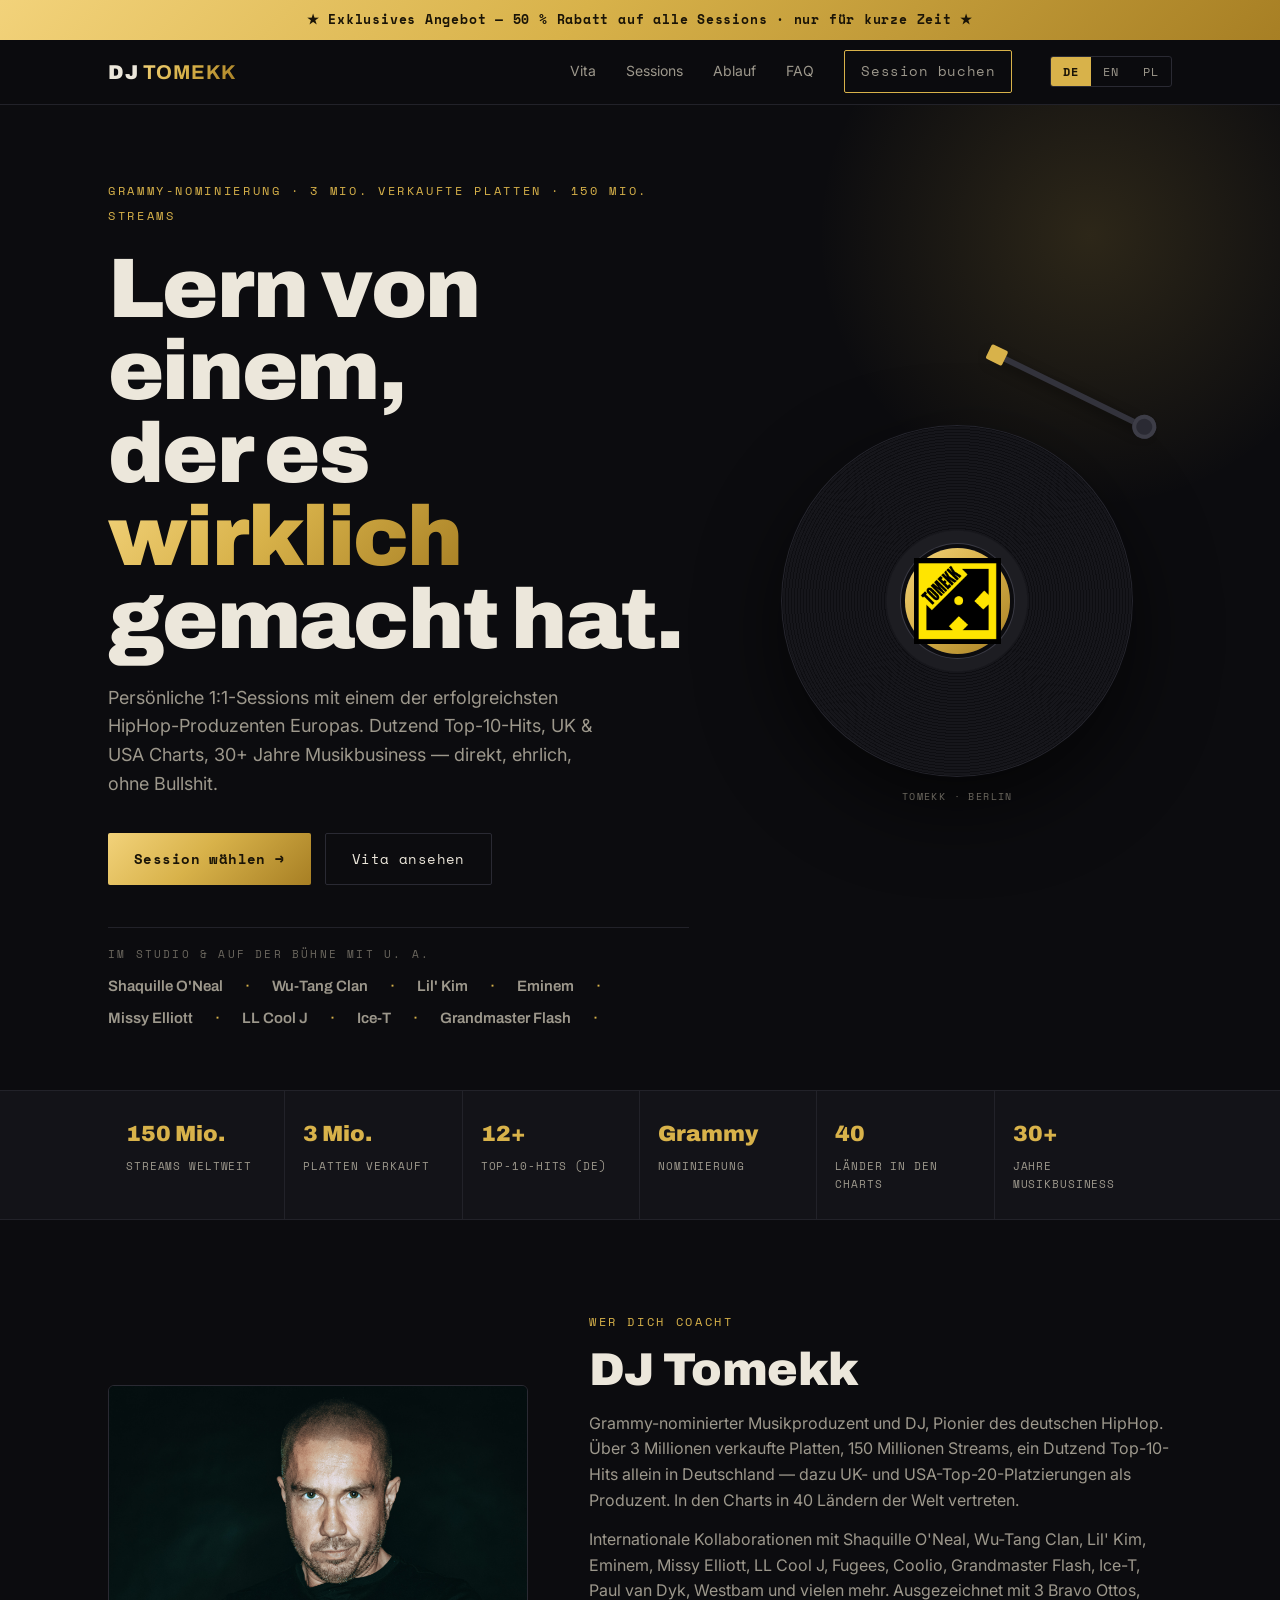
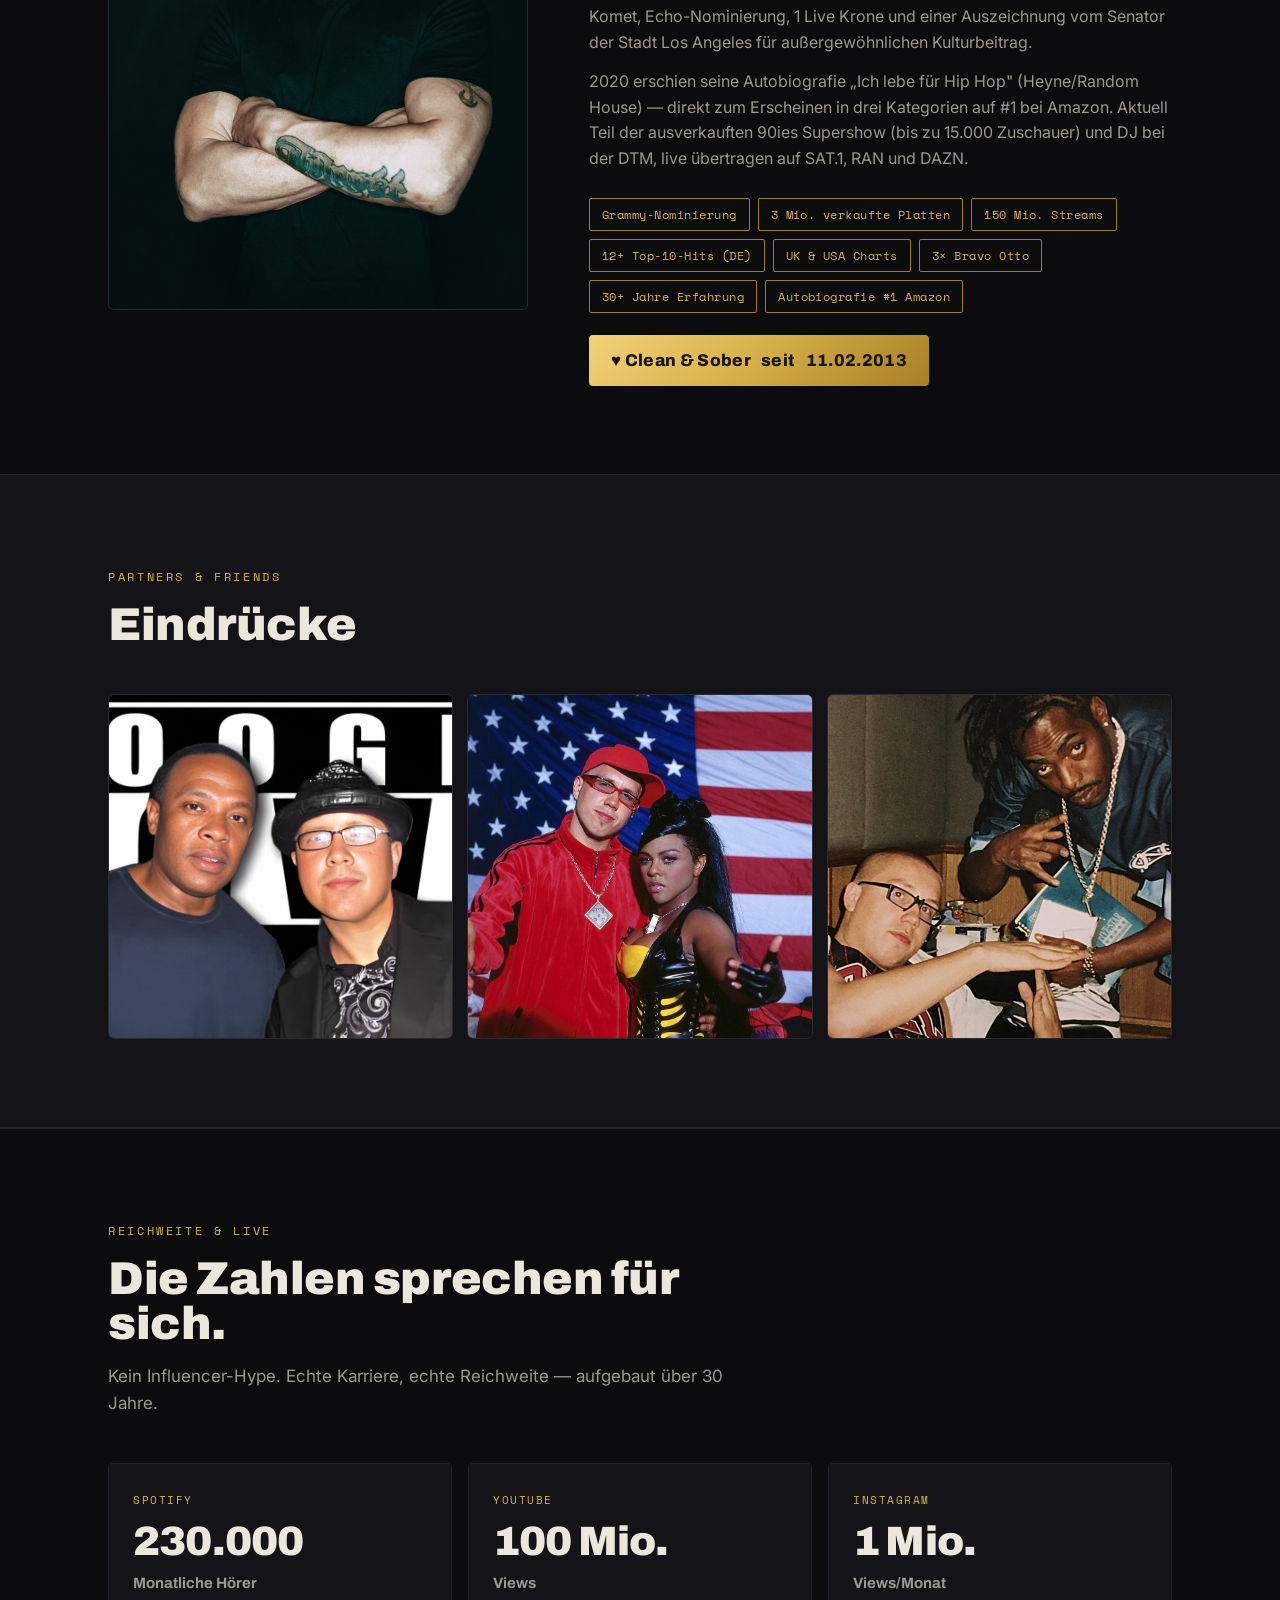
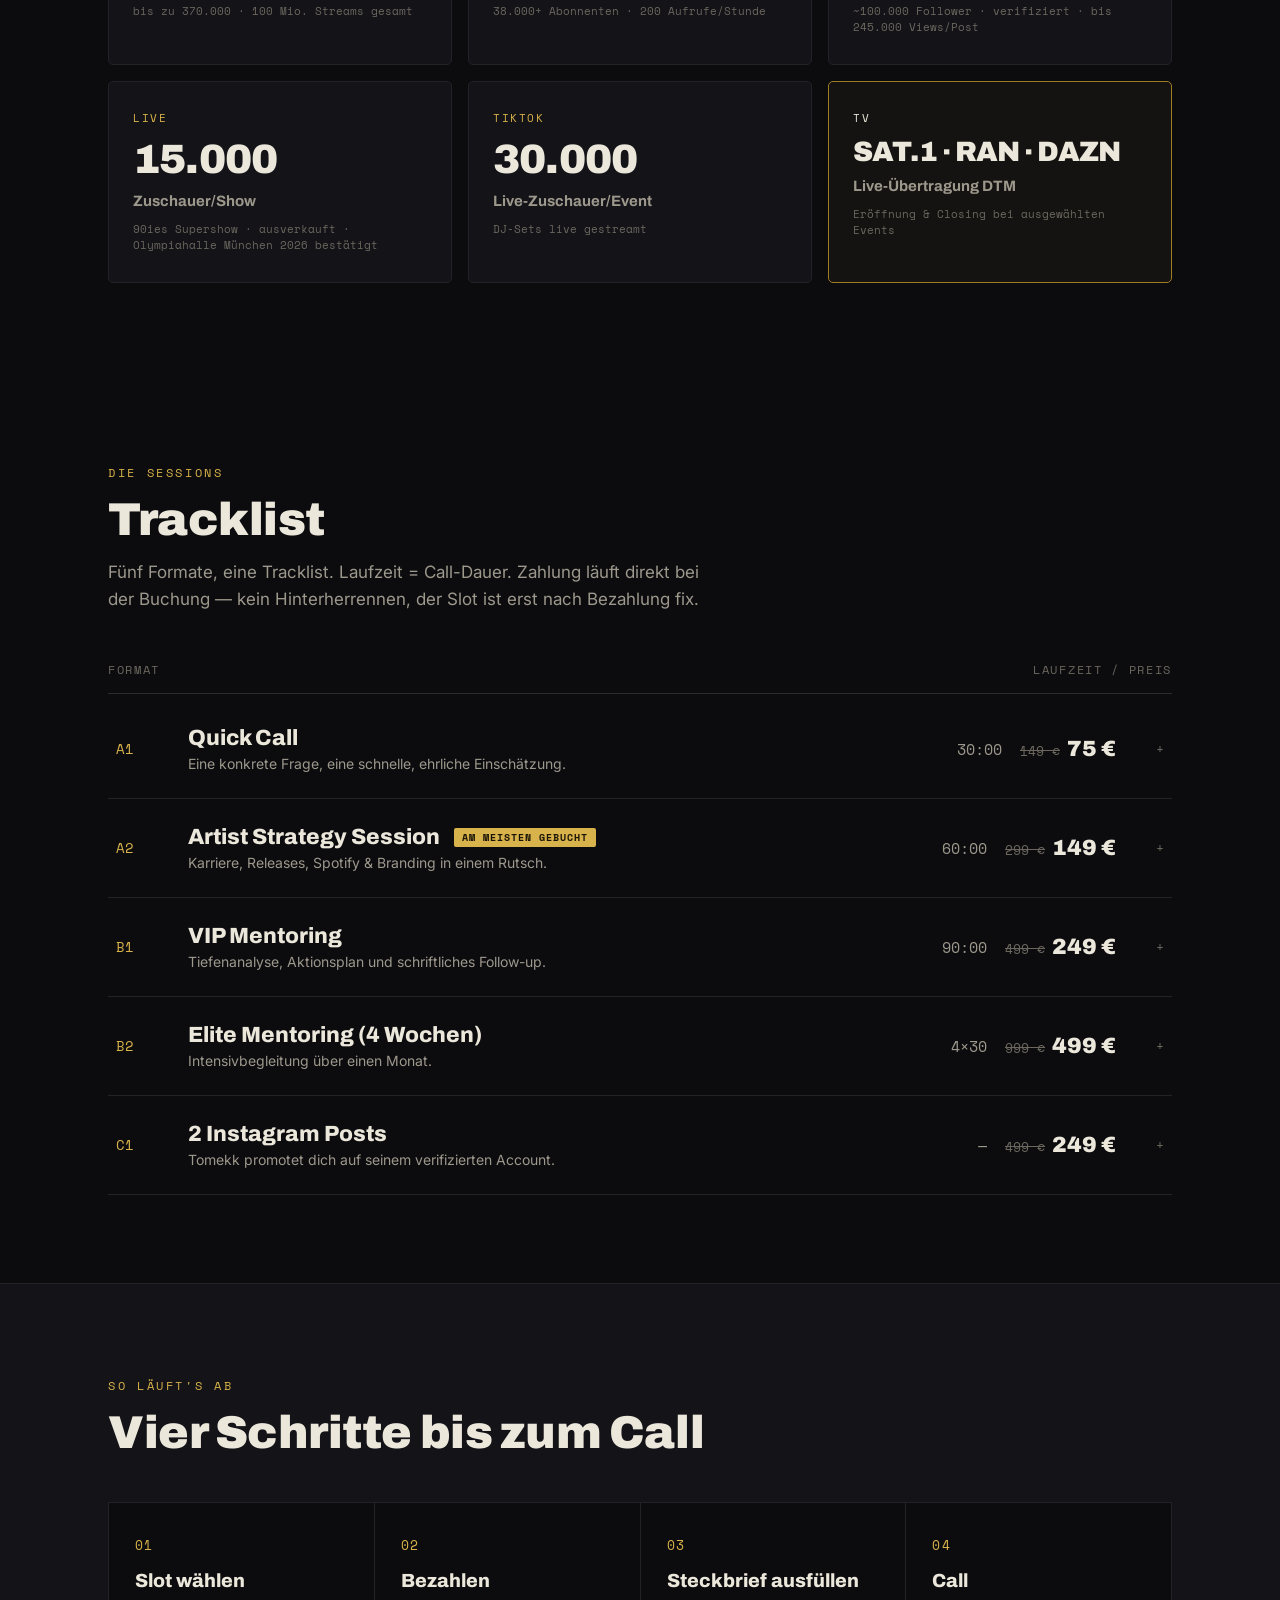
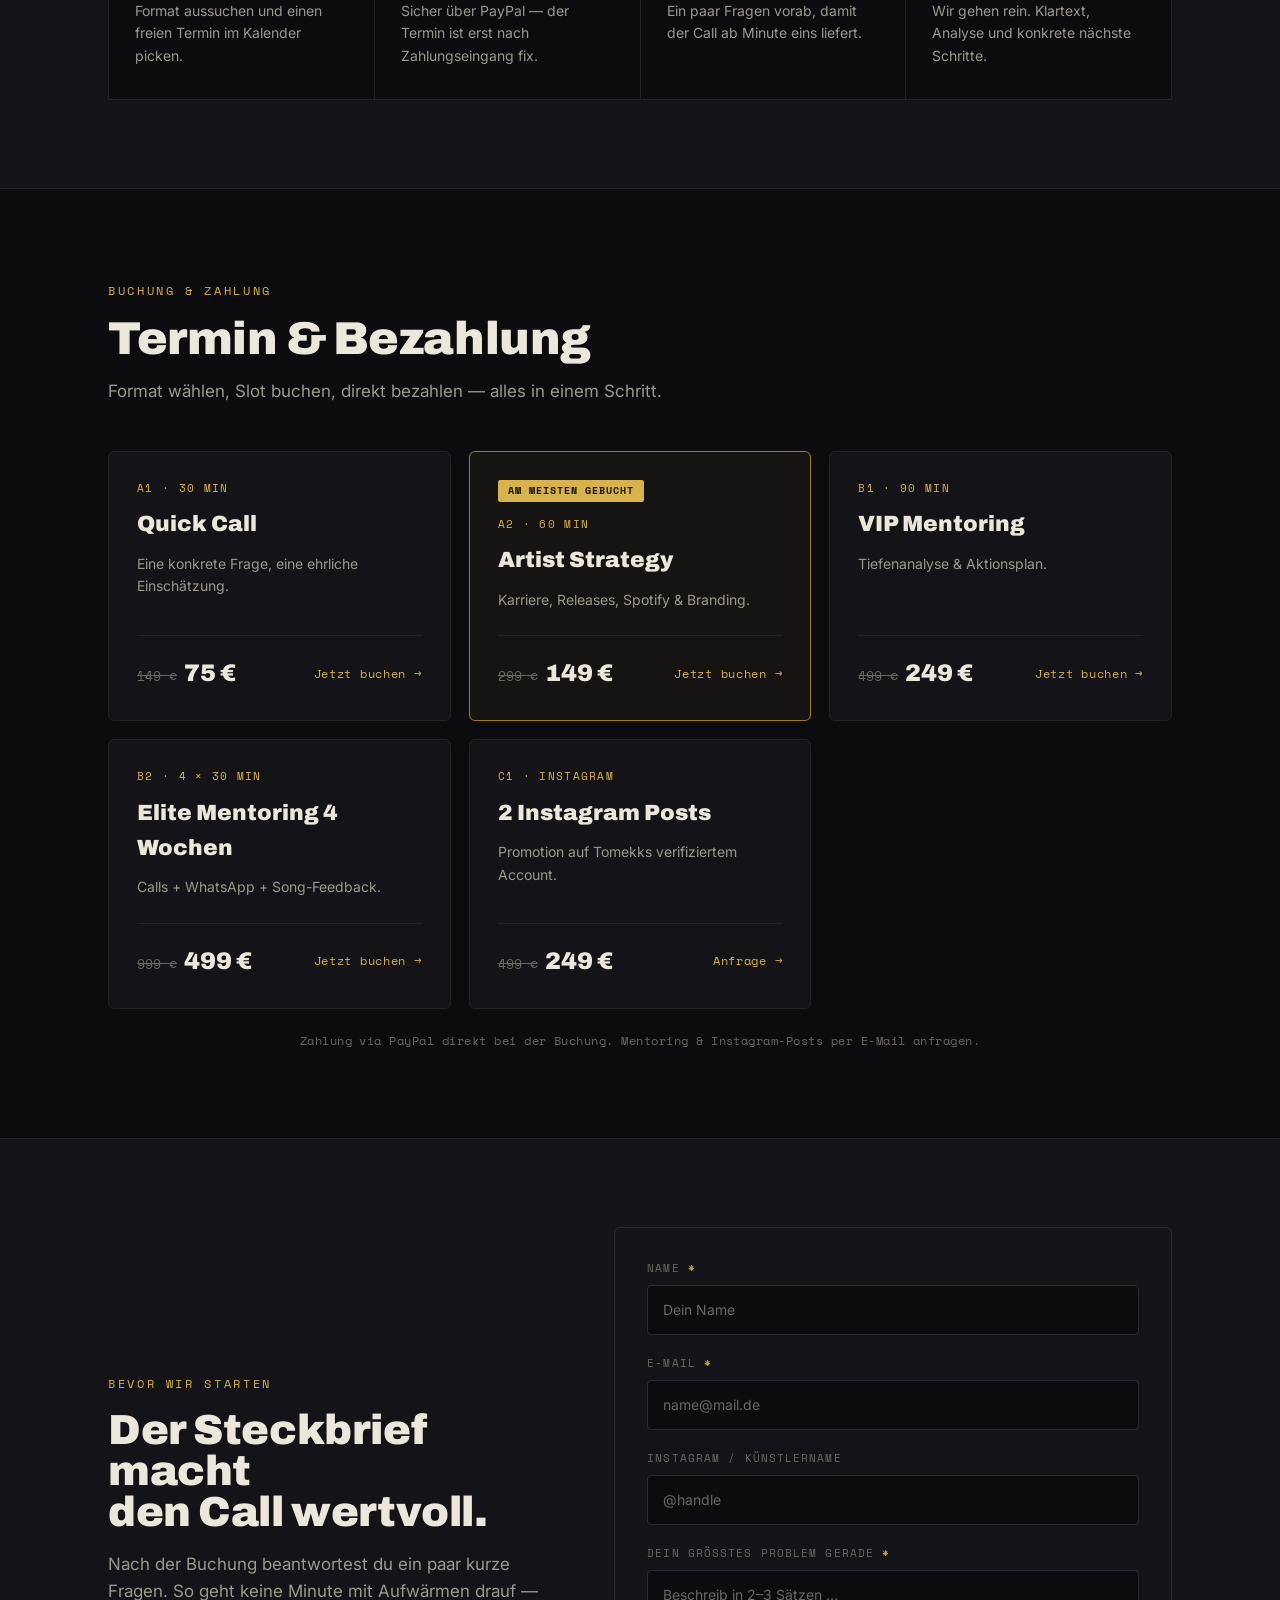
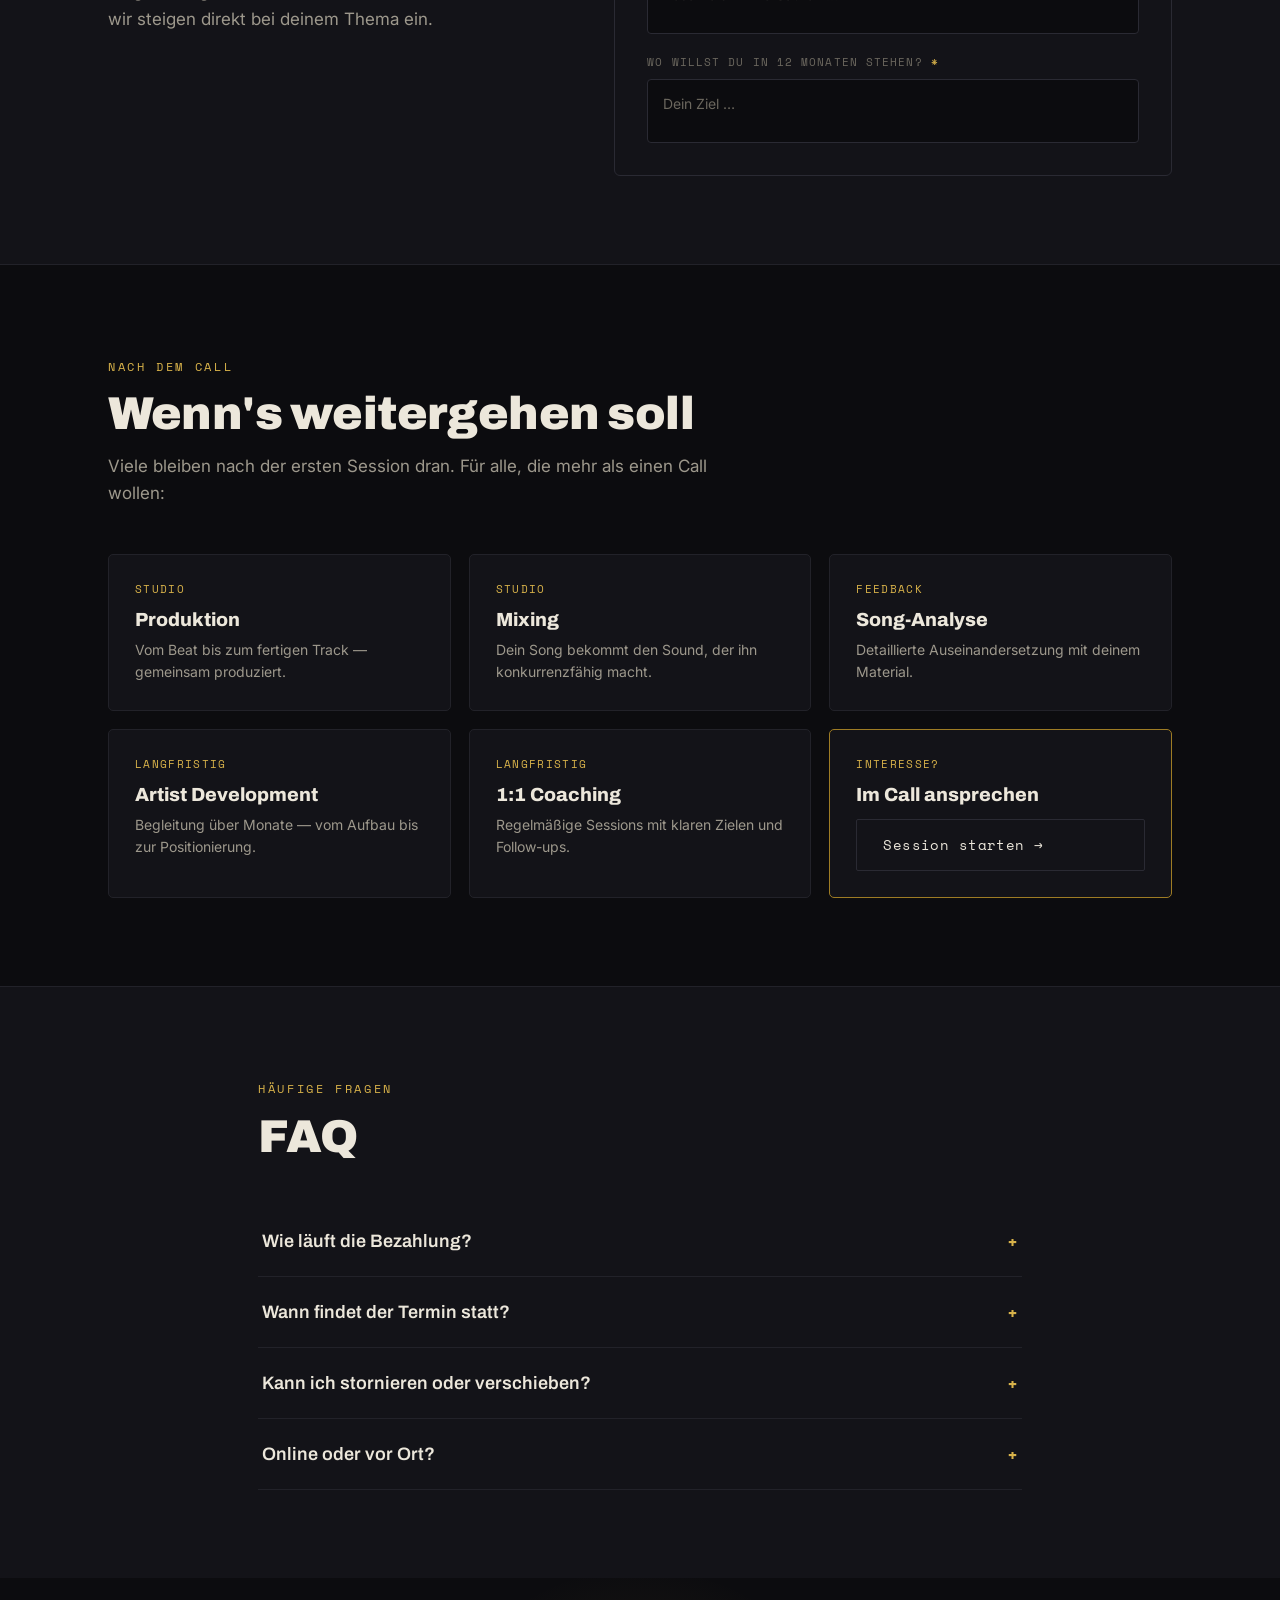
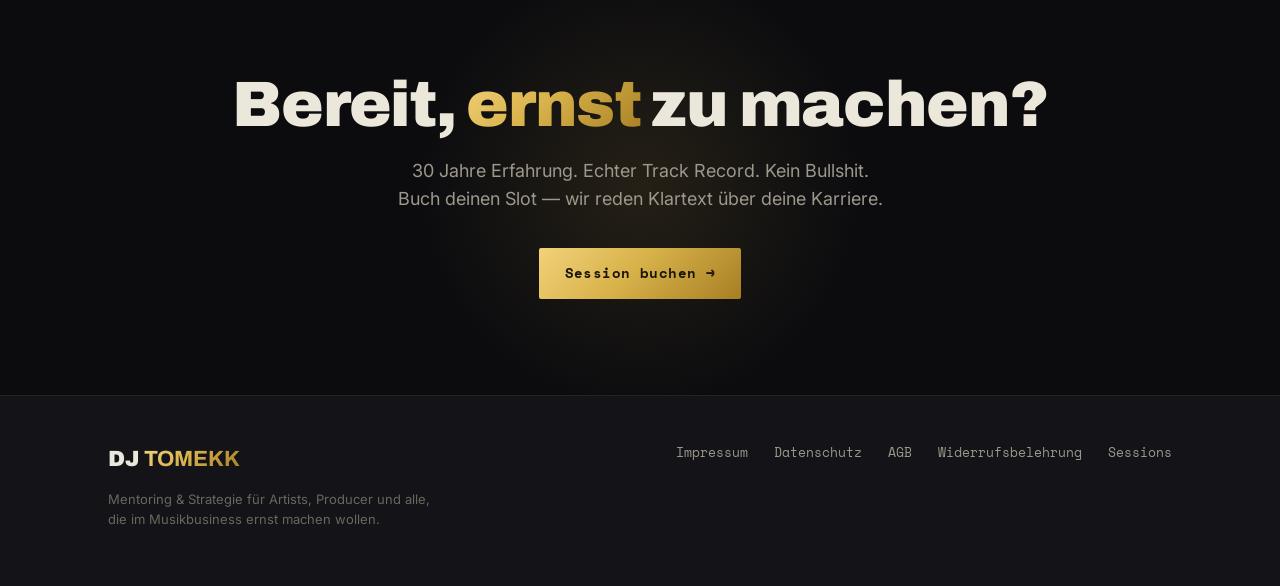
<file: index.html>
<!DOCTYPE html>
<html lang="de">
<head>
<meta charset="UTF-8">
<meta name="viewport" content="width=device-width, initial-scale=1.0">
<title>DJ Tomekk — Sessions & Mentoring</title>
<link rel="preconnect" href="https://fonts.googleapis.com">
<link rel="preconnect" href="https://fonts.gstatic.com" crossorigin>
<link href="https://fonts.googleapis.com/css2?family=Archivo:wght@400;500;600;800;900&family=Inter:wght@400;500;600&family=Space+Mono:wght@400;700&display=swap" rel="stylesheet">
<style>
  :root{--ink:#0C0C0F;--ink-2:#131318;--ink-3:#1B1B22;--line:#2A2A33;--line-soft:#222229;--paper:#ECE7DB;--paper-dim:#9D988C;--paper-faint:#6B675E;--gold:#D8B24A;--gold-bright:#F2D27A;--gold-deep:#9E7C24;--gold-grad:linear-gradient(135deg,#F2D27A 0%,#D8B24A 45%,#A77F24 100%);--maxw:1120px;}
  *{box-sizing:border-box}html{scroll-behavior:smooth}
  body{margin:0;background:var(--ink);color:var(--paper);font-family:"Inter",system-ui,sans-serif;font-size:16px;line-height:1.6;-webkit-font-smoothing:antialiased;overflow-x:hidden;}
  a{color:inherit;text-decoration:none}h1,h2,h3{margin:0;font-family:"Archivo",sans-serif;line-height:0.98}p{margin:0}button{font-family:inherit;cursor:pointer}
  :focus-visible{outline:2px solid var(--gold-bright);outline-offset:3px;border-radius:2px}
  .wrap{max-width:var(--maxw);margin:0 auto;padding:0 28px}
  .mono{font-family:"Space Mono",monospace}
  .eyebrow{font-family:"Space Mono",monospace;font-size:12px;letter-spacing:0.22em;text-transform:uppercase;color:var(--gold);}

  /* LANG */
  .lang-toggle{display:flex;border:1px solid var(--line);border-radius:3px;overflow:hidden;margin-left:8px}
  .lang-btn{font-family:"Space Mono",monospace;font-size:12px;letter-spacing:0.08em;padding:6px 12px;background:transparent;border:none;color:var(--paper-dim);cursor:pointer;transition:all .15s}
  .lang-btn.active{background:var(--gold);color:#1A1407;font-weight:700}
  [data-en],[data-pl]{display:none}
  .en [data-de],.en [data-pl]{display:none}.en [data-en]{display:revert}
  .pl [data-de],.pl [data-en]{display:none}.pl [data-pl]{display:revert}

  /* OFFER BANNER */
  .offer-banner{background:var(--gold-grad);color:#1A1407;text-align:center;padding:10px 18px;font-family:"Space Mono",monospace;font-size:13px;letter-spacing:0.06em;font-weight:700;line-height:1.5;}
  .price-old{font-family:"Space Mono",monospace;font-weight:400;font-size:13px;color:var(--paper-faint);text-decoration:line-through;margin-right:7px;}

  /* NAV */
  .nav{position:sticky;top:0;z-index:50;background:rgba(12,12,15,0.82);backdrop-filter:blur(12px);border-bottom:1px solid var(--line-soft);}
  .nav-inner{display:flex;align-items:center;justify-content:space-between;height:64px}
  .brand{font-family:"Archivo",sans-serif;font-weight:900;font-size:20px;letter-spacing:0.04em}
  .brand b{background:var(--gold-grad);-webkit-background-clip:text;background-clip:text;color:transparent;}
  .nav-links{display:flex;gap:30px;align-items:center}
  .nav-links a{font-size:14px;color:var(--paper-dim);transition:color .2s}.nav-links a:hover{color:var(--paper)}
  .nav-cta{font-family:"Space Mono",monospace;font-size:13px;letter-spacing:0.04em;border:1px solid var(--gold);color:var(--gold);padding:9px 16px;border-radius:2px;background:transparent;transition:all .2s;}
  .nav-cta:hover{background:var(--gold);color:var(--ink)}.nav-toggle{display:none}

  /* HERO */
  .hero{position:relative;padding:72px 0 64px;overflow:hidden}
  .hero::before{content:"";position:absolute;top:-180px;right:-120px;width:620px;height:620px;background:radial-gradient(circle,rgba(216,178,74,0.16),transparent 62%);pointer-events:none;}
  .hero-grid{display:grid;grid-template-columns:1.15fr 0.85fr;gap:54px;align-items:center;position:relative;z-index:2;}
  .hero h1{font-weight:900;font-size:clamp(44px,6.6vw,86px);letter-spacing:-0.02em;margin:20px 0 0;}
  .hero h1 .gold{background:var(--gold-grad);-webkit-background-clip:text;background-clip:text;color:transparent;}
  .hero-sub{margin-top:22px;font-size:18px;color:var(--paper-dim);max-width:46ch;}
  .hero-actions{display:flex;gap:14px;margin-top:34px;flex-wrap:wrap}
  .btn{font-family:"Space Mono",monospace;font-size:14px;letter-spacing:0.03em;padding:14px 26px;border-radius:2px;border:1px solid transparent;transition:all .2s;display:inline-flex;align-items:center;gap:9px;}
  .btn-gold{background:var(--gold-grad);color:#1A1407;font-weight:700;border:none}.btn-gold:hover{filter:brightness(1.08);transform:translateY(-2px)}
  .btn-ghost{border:1px solid var(--line);color:var(--paper)}.btn-ghost:hover{border-color:var(--gold);color:var(--gold)}
  .credits-ticker{margin-top:42px;border-top:1px solid var(--line-soft);padding-top:18px;}
  .credits-ticker .label{font-family:"Space Mono",monospace;font-size:11px;letter-spacing:0.2em;text-transform:uppercase;color:var(--paper-faint);margin-bottom:10px;}
  .credits-ticker .names{display:flex;flex-wrap:wrap;gap:8px 22px;font-family:"Archivo",sans-serif;font-weight:600;font-size:15px;color:var(--paper-dim);max-height:52px;overflow:hidden;}
  .credits-ticker .names span{display:inline-flex;align-items:center;gap:22px}
  .credits-ticker .names span::after{content:"·";color:var(--gold);}.credits-ticker .names span:last-child::after{content:""}

  /* VINYL */
  .deck{position:relative;display:flex;justify-content:center;align-items:center;min-height:420px}
  .platter{width:min(380px,82%);aspect-ratio:1;border-radius:50%;background:radial-gradient(circle at 50% 50%, #1d1d22 0 28%, transparent 28.5%),repeating-radial-gradient(circle at 50% 50%, #0e0e12 0 1px, #16161b 1px 3px),#111116;box-shadow:0 30px 80px rgba(0,0,0,0.6), inset 0 0 0 1px #26262e;position:relative;animation:spin 7s linear infinite;}
  @keyframes spin{to{transform:rotate(360deg)}}
  .platter .center-label{position:absolute;inset:0;margin:auto;width:30%;height:30%;border-radius:50%;background:var(--gold-grad);display:flex;align-items:center;justify-content:center;color:#1A1407;box-shadow:0 0 0 4px #0c0c0f, 0 0 0 5px #3a3a44;}
  .vinyl-logo-wrap{position:absolute;inset:0;margin:auto;width:30%;height:30%;border-radius:50%;display:flex;align-items:center;justify-content:center;pointer-events:none;z-index:2;}
  .vinyl-logo{width:82%;height:auto;display:block;object-fit:contain;}
  .center-label .spindle{position:absolute;width:7px;height:7px;border-radius:50%;background:#1A1407}
  .photo-tag{position:absolute;bottom:6px;left:50%;transform:translateX(-50%);font-family:"Space Mono",monospace;font-size:10px;letter-spacing:0.14em;color:var(--paper-faint);text-transform:uppercase;white-space:nowrap;}
  .tonearm{position:absolute;top:8%;right:6%;width:40%;height:6px;background:#33333c;transform-origin:right center;transform:rotate(26deg);border-radius:3px;z-index:3;box-shadow:0 4px 12px rgba(0,0,0,.5);}
  .tonearm::before{content:"";position:absolute;left:-4px;top:-5px;width:18px;height:16px;background:var(--gold);border-radius:2px}
  .tonearm::after{content:"";position:absolute;right:-9px;top:-9px;width:24px;height:24px;border-radius:50%;background:#2a2a33;box-shadow:inset 0 0 0 4px #3d3d47}

  /* STATS */
  .stats{border-top:1px solid var(--line-soft);border-bottom:1px solid var(--line-soft);background:var(--ink-2)}
  .stats-inner{display:grid;grid-template-columns:repeat(6,1fr)}
  .stat{padding:26px 18px;border-right:1px solid var(--line-soft)}.stat:last-child{border-right:none}
  .stat .k{font-family:"Archivo",sans-serif;font-weight:900;font-size:22px;color:var(--gold)}
  .stat .v{font-family:"Space Mono",monospace;font-size:11px;letter-spacing:0.08em;color:var(--paper-dim);margin-top:6px;text-transform:uppercase}

  /* SECTIONS */
  .sec{padding:88px 0}.sec-head{margin-bottom:46px;max-width:620px}
  .sec-head h2{font-weight:900;font-size:clamp(30px,4vw,46px);letter-spacing:-0.01em;margin-top:14px}
  .sec-head p{color:var(--paper-dim);margin-top:16px;font-size:17px}

  /* VITA */
  .vita-grid{display:grid;grid-template-columns:0.85fr 1.15fr;gap:50px;align-items:center}
  .vita-portrait{aspect-ratio:4/5;max-width:420px;width:100%}
  .vita-body h2{font-weight:900;font-size:clamp(30px,4vw,46px);letter-spacing:-0.01em;margin-top:14px}
  .vita-body p{color:var(--paper-dim);margin-top:18px;font-size:16px}.vita-body p + p{margin-top:14px}
  .vita-tags{display:flex;flex-wrap:wrap;gap:8px;margin-top:26px}
  .vita-tag{font-family:"Space Mono",monospace;font-size:12px;letter-spacing:0.04em;color:var(--gold);border:1px solid var(--gold-deep);border-radius:2px;padding:6px 12px}
  .vita-sober{margin-top:22px;display:inline-flex;align-items:center;gap:10px;font-family:"Archivo",sans-serif;font-weight:800;font-size:17px;color:#1A1407;background:linear-gradient(135deg,#F2D27A 0%,#D8B24A 45%,#A77F24 100%);padding:12px 22px;border-radius:4px;letter-spacing:0.02em;}

  /* GALLERY */
  .gallery-grid{display:grid;grid-template-columns:repeat(3,1fr);gap:14px}
  .gallery-grid .photo-slot{aspect-ratio:1}
  .photo-slot{position:relative;border-radius:6px;overflow:hidden;background:var(--ink-3);border:1px solid var(--line)}
  .photo-slot img{display:block;width:100%;height:100%;object-fit:cover}
  .photo-slot.is-empty img{display:none}.photo-ph{display:none}
  .photo-slot.is-empty .photo-ph{display:flex;flex-direction:column;align-items:center;justify-content:center;gap:8px;position:absolute;inset:0;padding:18px;text-align:center;color:var(--paper-faint);font-family:"Space Mono",monospace;font-size:12px;letter-spacing:0.05em;line-height:1.5;background:repeating-linear-gradient(45deg,var(--ink-3) 0 12px,var(--ink-2) 12px 24px);}
  .photo-ph .ph-ic{font-size:24px;color:var(--gold-deep)}

  /* TRACKLIST */
  .tl-meta{display:flex;justify-content:space-between;align-items:baseline;font-family:"Space Mono",monospace;font-size:12px;letter-spacing:0.14em;text-transform:uppercase;color:var(--paper-faint);border-bottom:1px solid var(--line);padding-bottom:14px;margin-bottom:6px;}
  .track{border-bottom:1px solid var(--line-soft)}
  .track-head{display:grid;grid-template-columns:54px 1fr auto auto 30px;align-items:center;gap:18px;width:100%;background:transparent;border:none;color:var(--paper);text-align:left;padding:26px 8px;transition:background .2s, padding-left .2s;}
  .track-head:hover,.track-head[aria-expanded="true"]{background:rgba(216,178,74,0.05);padding-left:16px}
  .track-cat{font-family:"Space Mono",monospace;font-size:14px;color:var(--gold)}
  .track-title-wrap{display:flex;flex-direction:column;gap:5px}
  .track-title{font-family:"Archivo",sans-serif;font-weight:800;font-size:22px}
  .track-desc{font-size:14px;color:var(--paper-dim)}
  .track-time{font-family:"Space Mono",monospace;font-size:15px;color:var(--paper-dim)}
  .track-price{font-family:"Archivo",sans-serif;font-weight:900;font-size:22px;color:var(--paper);min-width:84px;text-align:right}
  .track-toggle{justify-self:end;color:var(--paper-faint);transition:transform .25s}
  .track-head[aria-expanded="true"] .track-toggle{transform:rotate(45deg);color:var(--gold)}
  .badge{display:inline-block;font-family:"Space Mono",monospace;font-size:10px;letter-spacing:0.1em;text-transform:uppercase;background:var(--gold);color:#1A1407;padding:2px 8px;border-radius:2px;margin-left:10px;vertical-align:middle;font-weight:700;}
  .track-panel{max-height:0;overflow:hidden;transition:max-height .35s ease}
  .track-panel-inner{padding:6px 8px 30px 72px;display:grid;grid-template-columns:1.4fr auto;gap:30px;align-items:end}
  .track-incl{list-style:none;padding:0;margin:0;display:grid;gap:10px}
  .track-incl li{display:flex;gap:11px;font-size:15px;color:var(--paper-dim)}
  .track-incl li::before{content:"▸";color:var(--gold);flex:none}
  .track-incl li b{color:var(--paper);font-weight:600}

  /* PROCESS */
  .steps{display:grid;grid-template-columns:repeat(4,1fr);gap:1px;background:var(--line-soft);border:1px solid var(--line-soft)}
  .step{background:var(--ink);padding:32px 26px}
  .step .num{font-family:"Space Mono",monospace;font-size:13px;color:var(--gold);letter-spacing:0.1em}
  .step h3{font-family:"Archivo",sans-serif;font-weight:800;font-size:19px;margin:16px 0 9px}
  .step p{font-size:14px;color:var(--paper-dim)}

  /* BOOKING CARDS */
  .booking-cards{display:grid;grid-template-columns:repeat(3,1fr);gap:18px}
  .booking-card{display:flex;flex-direction:column;border:1px solid var(--line-soft);border-radius:6px;padding:28px;background:var(--ink-2);text-decoration:none;color:var(--paper);transition:border-color .2s,transform .2s;position:relative;}
  .booking-card:hover{border-color:var(--gold);transform:translateY(-3px)}
  .booking-card.bc-featured{border-color:var(--gold-deep);background:rgba(216,178,74,0.05)}
  .bc-badge{font-family:"Space Mono",monospace;font-size:10px;letter-spacing:0.1em;text-transform:uppercase;background:var(--gold);color:#1A1407;padding:3px 10px;border-radius:2px;font-weight:700;display:inline-block;margin-bottom:14px;align-self:flex-start;}
  .bc-cat{font-family:"Space Mono",monospace;font-size:11px;letter-spacing:0.12em;text-transform:uppercase;color:var(--gold);margin-bottom:10px}
  .bc-title{font-family:"Archivo",sans-serif;font-weight:900;font-size:22px;margin-bottom:10px}
  .bc-desc{font-size:14px;color:var(--paper-dim);flex:1}
  .bc-footer{display:flex;justify-content:space-between;align-items:center;margin-top:24px;padding-top:18px;border-top:1px solid var(--line-soft)}
  .bc-price{font-family:"Archivo",sans-serif;font-weight:900;font-size:24px}
  .bc-btn{font-family:"Space Mono",monospace;font-size:12px;letter-spacing:0.06em;color:var(--gold)}
  .booking-note{font-family:"Space Mono",monospace;font-size:12px;color:var(--paper-faint);text-align:center;margin-top:22px;letter-spacing:0.04em}

  /* INTAKE */
  .intake{display:grid;grid-template-columns:0.9fr 1.1fr;gap:50px;align-items:center}
  .intake-card{background:var(--ink-2);border:1px solid var(--line);border-radius:6px;padding:32px}
  .intake-card .form-label{font-family:"Space Mono",monospace;font-size:11px;letter-spacing:0.1em;text-transform:uppercase;color:var(--paper-faint);margin-bottom:7px}
  .intake-field{margin-bottom:20px}.intake-field:last-child{margin-bottom:0}
  .field-box{border:1px solid var(--line);border-radius:4px;padding:13px 15px;color:var(--paper-faint);font-size:14px;background:var(--ink)}
  .field-box.tall{min-height:64px}.req{color:var(--gold)}

  /* REACH */
  .reach-grid{display:grid;grid-template-columns:repeat(3,1fr);gap:16px}
  .reach-card{border:1px solid var(--line-soft);border-radius:5px;padding:28px 24px;background:var(--ink-2);transition:border-color .2s,transform .2s;}
  .reach-card:hover{border-color:var(--gold-deep);transform:translateY(-3px)}
  .rc-platform{font-family:"Space Mono",monospace;font-size:11px;letter-spacing:0.14em;text-transform:uppercase;color:var(--gold);}
  .rc-num{font-family:"Archivo",sans-serif;font-weight:900;font-size:clamp(28px,3.2vw,42px);color:var(--paper);margin-top:12px;line-height:1;letter-spacing:-0.02em;}
  .rc-label{font-family:"Archivo",sans-serif;font-weight:700;font-size:15px;color:var(--paper-dim);margin-top:8px}
  .rc-sub{font-family:"Space Mono",monospace;font-size:11px;color:var(--paper-faint);margin-top:8px;line-height:1.5}

  /* UPSELL */
  .upsell-grid{display:grid;grid-template-columns:repeat(3,1fr);gap:18px}
  .up-card{border:1px solid var(--line-soft);border-radius:5px;padding:26px;background:var(--ink-2);transition:border-color .2s,transform .2s}
  .up-card:hover{border-color:var(--gold-deep);transform:translateY(-3px)}
  .up-card .uc-cat{font-family:"Space Mono",monospace;font-size:11px;letter-spacing:0.12em;color:var(--gold);text-transform:uppercase}
  .up-card h3{font-family:"Archivo",sans-serif;font-weight:800;font-size:19px;margin:13px 0 9px}
  .up-card p{font-size:14px;color:var(--paper-dim)}

  /* FAQ */
  .faq-item{border-bottom:1px solid var(--line-soft)}
  .faq-q{width:100%;display:flex;justify-content:space-between;align-items:center;gap:20px;background:transparent;border:none;color:var(--paper);text-align:left;padding:22px 4px;font-family:"Archivo",sans-serif;font-weight:600;font-size:18px}
  .faq-q .ic{color:var(--gold);font-family:"Space Mono",monospace;transition:transform .25s}
  .faq-q[aria-expanded="true"] .ic{transform:rotate(45deg)}
  .faq-a{max-height:0;overflow:hidden;transition:max-height .35s ease}
  .faq-a p{padding:0 4px 22px;color:var(--paper-dim);font-size:15px;max-width:70ch}
  .faq-q[aria-expanded="true"] + .faq-a{max-height:400px}

  /* FINAL + FOOTER */
  .final{text-align:center;padding:96px 0;position:relative;overflow:hidden}
  .final::before{content:"";position:absolute;inset:0;margin:auto;width:520px;height:520px;background:radial-gradient(circle,rgba(216,178,74,0.12),transparent 60%)}
  .final h2{position:relative;font-weight:900;font-size:clamp(34px,5.4vw,64px);letter-spacing:-0.02em}
  .final h2 .gold{background:var(--gold-grad);-webkit-background-clip:text;background-clip:text;color:transparent}
  .final p{position:relative;color:var(--paper-dim);margin:20px auto 0;max-width:48ch;font-size:18px}
  .final .hero-actions{justify-content:center;position:relative}
  footer{border-top:1px solid var(--line-soft);background:var(--ink-2);padding:46px 0 56px}
  .foot-inner{display:flex;justify-content:space-between;gap:30px;flex-wrap:wrap}
  .foot-brand{font-family:"Archivo",sans-serif;font-weight:900;font-size:22px}
  .foot-brand b{background:var(--gold-grad);-webkit-background-clip:text;background-clip:text;color:transparent}
  .foot-note{font-size:13px;color:var(--paper-faint);margin-top:12px;max-width:42ch;line-height:1.6}
  .foot-links{display:flex;gap:26px;flex-wrap:wrap;font-family:"Space Mono",monospace;font-size:13px}
  .foot-links a{color:var(--paper-dim);transition:color .2s}.foot-links a:hover{color:var(--gold)}

  /* RESPONSIVE */
  @media (max-width:880px){
    .hero-grid{grid-template-columns:1fr;gap:30px}.deck{order:-1;min-height:320px}
    .stats-inner{grid-template-columns:repeat(3,1fr)}
    .stat:nth-child(3){border-right:none}
    .stat:nth-child(1),.stat:nth-child(2),.stat:nth-child(3){border-bottom:1px solid var(--line-soft)}
    .vita-grid{grid-template-columns:1fr;gap:28px}.vita-portrait{max-width:320px;margin:0 auto}
    .gallery-grid{grid-template-columns:1fr 1fr}.steps{grid-template-columns:1fr 1fr}
    .intake{grid-template-columns:1fr;gap:30px}.booking-cards{grid-template-columns:1fr}
    .reach-grid{grid-template-columns:1fr 1fr}.upsell-grid{grid-template-columns:1fr}
    .track-head{grid-template-columns:42px 1fr auto 24px;gap:12px}.track-time{display:none}
    .track-panel-inner{grid-template-columns:1fr;padding-left:8px;gap:22px}
    .nav-links{display:none}
    .nav-links.open{display:flex;position:absolute;top:64px;left:0;right:0;flex-direction:column;background:var(--ink-2);border-bottom:1px solid var(--line);padding:18px 28px;gap:18px}
    .nav-toggle{display:inline-flex;background:transparent;border:1px solid var(--line);color:var(--paper);border-radius:3px;padding:7px 11px;font-family:"Space Mono",monospace;font-size:13px}
  }
  @media (max-width:520px){
    .stats-inner{grid-template-columns:repeat(2,1fr)}.stat:nth-child(2n){border-right:none}.stat{border-bottom:1px solid var(--line-soft)}
    .steps{grid-template-columns:1fr}.reach-grid{grid-template-columns:1fr}
  }
  @media (prefers-reduced-motion:reduce){html{scroll-behavior:auto}.platter{animation:none}*{transition:none !important}}
</style>
</head>
<body>

<div class="offer-banner">
  <span data-de>★ Exklusives Angebot — 50 % Rabatt auf alle Sessions · nur für kurze Zeit ★</span>
  <span data-en>★ Exclusive Offer — 50% Off All Sessions · Limited Time Only ★</span>
  <span data-pl>★ Ekskluzywna oferta — 50% zniżki na wszystkie sesje · tylko przez ograniczony czas ★</span>
</div>

<nav class="nav">
  <div class="wrap nav-inner">
    <div class="brand">DJ&nbsp;<b>TOMEKK</b></div>
    <div class="nav-links" id="navLinks">
      <a href="#vita"><span data-de>Vita</span><span data-en>About</span><span data-pl>O mnie</span></a>
      <a href="#sessions"><span data-de>Sessions</span><span data-en>Sessions</span><span data-pl>Sesje</span></a>
      <a href="#ablauf"><span data-de>Ablauf</span><span data-en>How it works</span><span data-pl>Jak to działa</span></a>
      <a href="#faq">FAQ</a>
      <a class="nav-cta" href="#buchung"><span data-de>Session buchen</span><span data-en>Book a Session</span><span data-pl>Zarezerwuj sesję</span></a>
      <div class="lang-toggle">
        <button class="lang-btn active" id="btnDE" onclick="setLang('de')">DE</button>
        <button class="lang-btn" id="btnEN" onclick="setLang('en')">EN</button>
        <button class="lang-btn" id="btnPL" onclick="setLang('pl')">PL</button>
      </div>
    </div>
    <button class="nav-toggle" id="navToggle" aria-label="Menü">MENÜ</button>
  </div>
</nav>

<header class="hero">
  <div class="wrap hero-grid">
    <div>
      <span class="eyebrow">
        <span data-de>Grammy-Nominierung · 3 Mio. verkaufte Platten · 150 Mio. Streams</span>
        <span data-en>Grammy Nomination · 3 Million Records Sold · 150 Million Streams</span>
        <span data-pl>Nominacja Grammy · 3 mln sprzedanych płyt · 150 mln streamów</span>
      </span>
      <h1>
        <span data-de>Lern von einem,<br>der es <span class="gold">wirklich</span><br>gemacht hat.</span>
        <span data-en>Learn from someone<br>who <span class="gold">actually</span><br>did it.</span>
        <span data-pl>Ucz się od kogoś,<br>kto to <span class="gold">naprawdę</span><br>zrobił.</span>
      </h1>
      <p class="hero-sub">
        <span data-de>Persönliche 1:1-Sessions mit einem der erfolgreichsten HipHop-Produzenten Europas. Dutzend Top-10-Hits, UK &amp; USA Charts, 30+ Jahre Musikbusiness — direkt, ehrlich, ohne Bullshit.</span>
        <span data-en>Personal 1:1 sessions with one of Europe's most successful hip-hop producers. Dozen Top-10 hits, UK &amp; USA charts, 30+ years in the music business — straight talk, no bullshit.</span>
        <span data-pl>Osobiste sesje 1:1 z jednym z najbardziej utytułowanych producentów hip-hop w Europie. Dziesiątki hitów Top-10, listy UK i USA, ponad 30 lat w branży muzycznej — bezpośrednio, szczerze, bez ściemy.</span>
      </p>
      <div class="hero-actions">
        <a class="btn btn-gold" href="#sessions"><span data-de>Session wählen →</span><span data-en>Choose a Session →</span><span data-pl>Wybierz sesję →</span></a>
        <a class="btn btn-ghost" href="#vita"><span data-de>Vita ansehen</span><span data-en>View Bio</span><span data-pl>Zobacz biografię</span></a>
      </div>
      <div class="credits-ticker">
        <div class="label"><span data-de>Im Studio &amp; auf der Bühne mit u.&nbsp;a.</span><span data-en>In the studio &amp; on stage with</span><span data-pl>W studio i na scenie m.in. z</span></div>
        <div class="names"><span>Shaquille O'Neal</span><span>Wu-Tang Clan</span><span>Lil'&nbsp;Kim</span><span>Eminem</span><span>Missy&nbsp;Elliott</span><span>LL&nbsp;Cool&nbsp;J</span><span>Ice-T</span><span>Grandmaster&nbsp;Flash</span><span>Fugees</span><span>Coolio</span><span>Paul&nbsp;van&nbsp;Dyk</span></div>
      </div>
    </div>
    <div class="deck" aria-hidden="true">
      <div class="platter"><div class="center-label"><div class="spindle"></div></div><div class="vinyl-logo-wrap"><img src="images/LOGO.png" class="vinyl-logo" alt="DJ Tomekk"></div></div>
      <div class="tonearm"></div>
      <div class="photo-tag">TOMEKK · BERLIN</div>
    </div>
  </div>
</header>

<section class="stats">
  <div class="wrap stats-inner">
    <div class="stat"><div class="k">150&nbsp;Mio.</div><div class="v"><span data-de>Streams weltweit</span><span data-en>Streams worldwide</span><span data-pl>Streamów na świecie</span></div></div>
    <div class="stat"><div class="k">3&nbsp;Mio.</div><div class="v"><span data-de>Platten verkauft</span><span data-en>Records sold</span><span data-pl>Sprzedanych płyt</span></div></div>
    <div class="stat"><div class="k">12+</div><div class="v"><span data-de>Top-10-Hits (DE)</span><span data-en>Top-10 Hits (DE)</span><span data-pl>Hitów Top-10 (DE)</span></div></div>
    <div class="stat"><div class="k">Grammy</div><div class="v"><span data-de>Nominierung</span><span data-en>Nomination</span><span data-pl>Nominacja</span></div></div>
    <div class="stat"><div class="k">40</div><div class="v"><span data-de>Länder in den Charts</span><span data-en>Countries charted</span><span data-pl>Krajów na listach</span></div></div>
    <div class="stat"><div class="k">30+</div><div class="v"><span data-de>Jahre Musikbusiness</span><span data-en>Years in music</span><span data-pl>Lat w branży</span></div></div>
  </div>
</section>

<section class="sec" id="vita">
  <div class="wrap vita-grid">
    <div class="photo-slot vita-portrait is-empty">
      <img src="images/tomekk-portrait.jpg" alt="DJ Tomekk" onload="this.closest('.photo-slot').classList.remove('is-empty')" onerror="">
      <span class="photo-ph"><span class="ph-ic">▣</span>tomekk-portrait.jpg</span>
    </div>
    <div class="vita-body">
      <span class="eyebrow"><span data-de>Wer dich coacht</span><span data-en>Your coach</span><span data-pl>Twój coach</span></span>
      <h2>DJ Tomekk</h2>
      <p>
        <span data-de>Grammy-nominierter Musikproduzent und DJ, Pionier des deutschen HipHop. Über 3 Millionen verkaufte Platten, 150 Millionen Streams, ein Dutzend Top-10-Hits allein in Deutschland — dazu UK- und USA-Top-20-Platzierungen als Produzent. In den Charts in 40 Ländern der Welt vertreten.</span>
        <span data-en>Grammy-nominated music producer and DJ, pioneer of German hip-hop. Over 3 million records sold, 150 million streams, a dozen Top-10 hits in Germany alone — plus UK and USA Top-20 placements as a producer. Charted in 40 countries worldwide.</span>
        <span data-pl>Nominowany do Grammy producent muzyczny i DJ, pionier niemieckiego hip-hopu. Ponad 3 miliony sprzedanych płyt, 150 milionów streamów, kilkanaście hitów Top-10 tylko w Niemczech — a także miejsca w Top-20 w Wielkiej Brytanii i USA jako producent. Na listach przebojów w 40 krajach świata.</span>
      </p>
      <p>
        <span data-de>Internationale Kollaborationen mit Shaquille O'Neal, Wu-Tang Clan, Lil' Kim, Eminem, Missy Elliott, LL Cool J, Fugees, Coolio, Grandmaster Flash, Ice-T, Paul van Dyk, Westbam und vielen mehr. Ausgezeichnet mit 3 Bravo Ottos, Komet, Echo-Nominierung, 1 Live Krone und einer Auszeichnung vom Senator der Stadt Los Angeles für außergewöhnlichen Kulturbeitrag.</span>
        <span data-en>International collaborations with Shaquille O'Neal, Wu-Tang Clan, Lil' Kim, Eminem, Missy Elliott, LL Cool J, Fugees, Coolio, Grandmaster Flash, Ice-T, Paul van Dyk, Westbam and many more. Awards include 3 Bravo Ottos, Komet, Echo nomination, 1 Live Krone and a commendation from the Senator of Los Angeles for outstanding cultural contribution.</span>
        <span data-pl>Międzynarodowe współprace z Shaquille O'Nealem, Wu-Tang Clan, Lil' Kim, Eminemem, Missy Elliott, LL Cool J, Fugees, Coolio, Grandmaster Flashem, Ice-T, Paulem van Dykiem, Westbamem i wieloma innymi. Nagrody: 3 Bravo Otto, Komet, nominacja do Echo, 1 Live Krone oraz wyróżnienie od Senatora Los Angeles za wyjątkowy wkład kulturowy.</span>
      </p>
      <p>
        <span data-de>2020 erschien seine Autobiografie „Ich lebe für Hip Hop" (Heyne/Random House) — direkt zum Erscheinen in drei Kategorien auf #1 bei Amazon. Aktuell Teil der ausverkauften 90ies Supershow (bis zu 15.000 Zuschauer) und DJ bei der DTM, live übertragen auf SAT.1, RAN und DAZN.</span>
        <span data-en>In 2020 his autobiography "Ich lebe für Hip Hop" (Heyne/Random House) debuted at #1 on Amazon in three categories. Currently part of the sold-out 90ies Supershow (up to 15,000 spectators) and DJ at the DTM, broadcast live on SAT.1, RAN and DAZN.</span>
        <span data-pl>W 2020 roku ukazała się jego autobiografia „Ich lebe für Hip Hop" (Heyne/Random House) — od razu na #1 w trzech kategoriach Amazon. Obecnie występuje w wyprzedanej 90ies Supershow (do 15 000 widzów) i jako DJ na DTM, transmitowanym na żywo przez SAT.1, RAN i DAZN.</span>
      </p>
      <div class="vita-tags">
        <span class="vita-tag"><span data-de>Grammy-Nominierung</span><span data-en>Grammy Nomination</span><span data-pl>Nominacja Grammy</span></span>
        <span class="vita-tag"><span data-de>3 Mio. verkaufte Platten</span><span data-en>3M Records Sold</span><span data-pl>3 mln sprzedanych płyt</span></span>
        <span class="vita-tag">150 Mio. Streams</span>
        <span class="vita-tag">12+ Top-10-Hits (DE)</span>
        <span class="vita-tag">UK &amp; USA Charts</span>
        <span class="vita-tag">3× Bravo Otto</span>
        <span class="vita-tag"><span data-de>30+ Jahre Erfahrung</span><span data-en>30+ Years Experience</span><span data-pl>30+ lat doświadczenia</span></span>
        <span class="vita-tag"><span data-de>Autobiografie #1 Amazon</span><span data-en>Autobiography #1 Amazon</span><span data-pl>Autobiografia #1 Amazon</span></span>
      </div>
      <div class="vita-sober">♥ Clean &amp; Sober <span data-de>seit</span><span data-en>since</span><span data-pl>od</span> 11.02.2013</div>
    </div>
  </div>
</section>

<section class="sec" style="background:var(--ink-2);border-top:1px solid var(--line-soft);border-bottom:1px solid var(--line-soft)">
  <div class="wrap">
    <div class="sec-head">
      <span class="eyebrow">Partners &amp; Friends</span>
      <h2><span data-de>Eindrücke</span><span data-en>Impressions</span><span data-pl>Wspomnienia</span></h2>
    </div>
    <div class="gallery-grid">
      <div class="photo-slot is-empty"><img src="images/gallery-1.png" alt="Dr. Dre &amp; Tomekk" onload="this.closest('.photo-slot').classList.remove('is-empty')"><span class="photo-ph"><span class="ph-ic">▣</span>gallery-1.png</span></div>
      <div class="photo-slot is-empty"><img src="images/gallery-2.jpg" alt="Lil' Kim &amp; Tomekk" onload="this.closest('.photo-slot').classList.remove('is-empty')"><span class="photo-ph"><span class="ph-ic">▣</span>gallery-2.jpg</span></div>
      <div class="photo-slot is-empty"><img src="images/gallery-3.jpg" alt="Tomekk &amp; Coolio" onload="this.closest('.photo-slot').classList.remove('is-empty')"><span class="photo-ph"><span class="ph-ic">▣</span>gallery-3.jpg</span></div>
    </div>
  </div>
</section>

<section class="sec" style="border-top:1px solid var(--line-soft)">
  <div class="wrap">
    <div class="sec-head">
      <span class="eyebrow"><span data-de>Reichweite &amp; Live</span><span data-en>Reach &amp; Live</span><span data-pl>Zasięg &amp; Live</span></span>
      <h2><span data-de>Die Zahlen sprechen für sich.</span><span data-en>The numbers speak for themselves.</span><span data-pl>Liczby mówią same za siebie.</span></h2>
      <p><span data-de>Kein Influencer-Hype. Echte Karriere, echte Reichweite — aufgebaut über 30 Jahre.</span><span data-en>No influencer hype. Real career, real reach — built over 30 years.</span><span data-pl>Żadnego influencerskiego hype'u. Prawdziwa kariera, prawdziwy zasięg — budowany przez 30 lat.</span></p>
    </div>
    <div class="reach-grid">
      <div class="reach-card"><div class="rc-platform">Spotify</div><div class="rc-num">230.000</div><div class="rc-label"><span data-de>Monatliche Hörer</span><span data-en>Monthly listeners</span><span data-pl>Miesięcznych słuchaczy</span></div><div class="rc-sub"><span data-de>bis zu 370.000 · 100 Mio. Streams gesamt</span><span data-en>up to 370,000 · 100M streams total</span><span data-pl>do 370 000 · 100 mln streamów łącznie</span></div></div>
      <div class="reach-card"><div class="rc-platform">YouTube</div><div class="rc-num">100 Mio.</div><div class="rc-label">Views</div><div class="rc-sub"><span data-de>38.000+ Abonnenten · 200 Aufrufe/Stunde</span><span data-en>38,000+ subscribers · 200 views/hour</span><span data-pl>38 000+ subskrybentów · 200 wyświetleń/godz.</span></div></div>
      <div class="reach-card"><div class="rc-platform">Instagram</div><div class="rc-num">1 Mio.</div><div class="rc-label"><span data-de>Views/Monat</span><span data-en>Views/month</span><span data-pl>Wyświetleń/miesiąc</span></div><div class="rc-sub"><span data-de>~100.000 Follower · verifiziert · bis 245.000 Views/Post</span><span data-en>~100,000 followers · verified · up to 245,000 views/post</span><span data-pl>~100 000 obserwujących · zweryfikowany · do 245 000 wyświetleń/post</span></div></div>
      <div class="reach-card"><div class="rc-platform">Live</div><div class="rc-num">15.000</div><div class="rc-label"><span data-de>Zuschauer/Show</span><span data-en>Spectators/show</span><span data-pl>Widzów/show</span></div><div class="rc-sub"><span data-de>90ies Supershow · ausverkauft · Olympiahalle München 2026 bestätigt</span><span data-en>90ies Supershow · sold out · Olympiahalle Munich 2026 confirmed</span><span data-pl>90ies Supershow · wyprzedane · Olympiahalle Monachium 2026 potwierdzone</span></div></div>
      <div class="reach-card"><div class="rc-platform">TikTok</div><div class="rc-num">30.000</div><div class="rc-label"><span data-de>Live-Zuschauer/Event</span><span data-en>Live viewers/event</span><span data-pl>Widzów live/event</span></div><div class="rc-sub"><span data-de>DJ-Sets live gestreamt</span><span data-en>DJ sets streamed live</span><span data-pl>Sety DJ-skie na żywo</span></div></div>
      <div class="reach-card" style="border-color:var(--gold-deep);background:rgba(216,178,74,0.04)"><div class="rc-platform" style="color:var(--paper)">TV</div><div class="rc-num" style="font-size:clamp(20px,2.6vw,28px);margin-top:10px">SAT.1 · RAN · DAZN</div><div class="rc-label" style="margin-top:8px"><span data-de>Live-Übertragung DTM</span><span data-en>DTM live broadcast</span><span data-pl>Transmisja na żywo DTM</span></div><div class="rc-sub"><span data-de>Eröffnung &amp; Closing bei ausgewählten Events</span><span data-en>Opening &amp; closing at selected events</span><span data-pl>Otwarcie i zamknięcie wybranych eventów</span></div></div>
    </div>
  </div>
</section>

<section class="sec" id="sessions">
  <div class="wrap">
    <div class="sec-head">
      <span class="eyebrow"><span data-de>Die Sessions</span><span data-en>The Sessions</span><span data-pl>Sesje</span></span>
      <h2>Tracklist</h2>
      <p><span data-de>Fünf Formate, eine Tracklist. Laufzeit = Call-Dauer. Zahlung läuft direkt bei der Buchung — kein Hinterherrennen, der Slot ist erst nach Bezahlung fix.</span><span data-en>Five formats, one tracklist. Duration = call length. Payment runs directly at booking — no chasing, the slot is only confirmed after payment.</span><span data-pl>Pięć formatów, jedna lista. Czas trwania = długość rozmowy. Płatność przy rezerwacji — slot jest potwierdzony dopiero po opłaceniu.</span></p>
    </div>
    <div class="tl-meta"><span><span data-de>Format</span><span data-en>Format</span><span data-pl>Format</span></span><span><span data-de>Laufzeit / Preis</span><span data-en>Duration / Price</span><span data-pl>Czas / Cena</span></span></div>

    <div class="track">
      <button class="track-head" aria-expanded="false" data-tier="Quick Call (30 Min)" data-price="75 €" data-url="https://cal.eu/djtomekk/30min">
        <span class="track-cat">A1</span>
        <span class="track-title-wrap">
          <span class="track-title">Quick Call</span>
          <span class="track-desc"><span data-de>Eine konkrete Frage, eine schnelle, ehrliche Einschätzung.</span><span data-en>One specific question, one fast and honest answer.</span><span data-pl>Jedno konkretne pytanie, szybka i szczera odpowiedź.</span></span>
        </span>
        <span class="track-time">30:00</span><span class="track-price"><span class="price-old">149&nbsp;€</span>75&nbsp;€</span><span class="track-toggle mono">+</span>
      </button>
      <div class="track-panel"><div class="track-panel-inner">
        <ul class="track-incl">
          <li><b>30 <span data-de>Minuten Video-Call</span><span data-en>min video call</span><span data-pl>min rozmowa wideo</span></b> <span data-de>— fokussiert auf dein eigentliches Problem</span><span data-en>— focused on your real problem</span><span data-pl>— skupiona na twoim prawdziwym problemie</span></li>
          <li><span data-de>Schnelle Analyse von Track, Profil oder Situation</span><span data-en>Quick analysis of your track, profile or situation</span><span data-pl>Szybka analiza twojego tracka, profilu lub sytuacji</span></li>
          <li><span data-de>Konkreter erster Schritt, den du sofort umsetzen kannst</span><span data-en>One concrete next step you can take immediately</span><span data-pl>Jeden konkretny krok, który możesz podjąć natychmiast</span></li>
        </ul>
        <a class="btn btn-gold" href="https://cal.eu/djtomekk/30min" target="_blank" rel="noopener"><span data-de>Slot buchen →</span><span data-en>Book now →</span><span data-pl>Zarezerwuj →</span></a>
      </div></div>
    </div>

    <div class="track">
      <button class="track-head" aria-expanded="false" data-tier="Artist Strategy (60 Min)" data-price="149 €" data-url="https://cal.eu/djtomekk/60min">
        <span class="track-cat">A2</span>
        <span class="track-title-wrap">
          <span class="track-title">Artist Strategy Session <span class="badge"><span data-de>Am meisten gebucht</span><span data-en>Most popular</span><span data-pl>Najpopularniejsza</span></span></span>
          <span class="track-desc"><span data-de>Karriere, Releases, Spotify &amp; Branding in einem Rutsch.</span><span data-en>Career, releases, Spotify &amp; branding in one go.</span><span data-pl>Kariera, wydania, Spotify i branding za jednym razem.</span></span>
        </span>
        <span class="track-time">60:00</span><span class="track-price"><span class="price-old">299&nbsp;€</span>149&nbsp;€</span><span class="track-toggle mono">+</span>
      </button>
      <div class="track-panel"><div class="track-panel-inner">
        <ul class="track-incl">
          <li><b>60 <span data-de>Minuten Tiefen-Session</span><span data-en>min deep-dive session</span><span data-pl>min sesja dogłębna</span></b> <span data-de>zu deiner Positionierung</span><span data-en>on your positioning</span><span data-pl>o twoim pozycjonowaniu</span></li>
          <li><span data-de>Release- &amp; Spotify-Strategie für die nächsten Monate</span><span data-en>Release &amp; Spotify strategy for the coming months</span><span data-pl>Strategia wydań i Spotify na najbliższe miesiące</span></li>
          <li><span data-de>Branding &amp; Außenauftritt — was trägt, was nicht</span><span data-en>Branding &amp; image — what works, what doesn't</span><span data-pl>Branding i wizerunek — co działa, co nie</span></li>
          <li><span data-de>Booking- &amp; Netzwerk-Einblicke aus 30+ Jahren</span><span data-en>Booking &amp; network insights from 30+ years</span><span data-pl>Wskazówki dot. bookingu i sieci kontaktów z 30+ lat</span></li>
        </ul>
        <a class="btn btn-gold" href="https://cal.eu/djtomekk/60min" target="_blank" rel="noopener"><span data-de>Slot buchen →</span><span data-en>Book now →</span><span data-pl>Zarezerwuj →</span></a>
      </div></div>
    </div>

    <div class="track">
      <button class="track-head" aria-expanded="false" data-tier="VIP Mentoring (90 Min)" data-price="249 €" data-url="https://cal.eu/djtomekk/vip-mentoring">
        <span class="track-cat">B1</span>
        <span class="track-title-wrap">
          <span class="track-title">VIP Mentoring</span>
          <span class="track-desc"><span data-de>Tiefenanalyse, Aktionsplan und schriftliches Follow-up.</span><span data-en>Deep analysis, action plan and written follow-up.</span><span data-pl>Dogłębna analiza, plan działania i pisemne podsumowanie.</span></span>
        </span>
        <span class="track-time">90:00</span><span class="track-price"><span class="price-old">499&nbsp;€</span>249&nbsp;€</span><span class="track-toggle mono">+</span>
      </button>
      <div class="track-panel"><div class="track-panel-inner">
        <ul class="track-incl">
          <li><b>90 <span data-de>Minuten 1:1-Mentoring</span><span data-en>min 1:1 mentoring</span><span data-pl>min mentoring 1:1</span></b> <span data-de>— alles auf den Tisch</span><span data-en>— everything on the table</span><span data-pl>— wszystko na stole</span></li>
          <li><span data-de>Komplette Tiefenanalyse deiner Situation &amp; deines Materials</span><span data-en>Full analysis of your situation &amp; material</span><span data-pl>Pełna analiza twojej sytuacji i materiału</span></li>
          <li><span data-de>Individueller Aktionsplan für die nächsten 12 Monate</span><span data-en>Individual action plan for the next 12 months</span><span data-pl>Indywidualny plan działania na 12 miesięcy</span></li>
          <li><b>Follow-up-PDF</b> <span data-de>mit allen Schritten zum Nachlesen</span><span data-en>with all steps to review</span><span data-pl>ze wszystkimi krokami do przeglądnięcia</span></li>
        </ul>
        <a class="btn btn-gold" href="https://cal.eu/djtomekk/vip-mentoring" target="_blank" rel="noopener"><span data-de>Slot buchen →</span><span data-en>Book now →</span><span data-pl>Zarezerwuj →</span></a>
      </div></div>
    </div>

    <div class="track">
      <button class="track-head" aria-expanded="false" data-tier="Mentoring 4 Wochen" data-price="499 €">
        <span class="track-cat">B2</span>
        <span class="track-title-wrap">
          <span class="track-title"><span data-de>Elite Mentoring (4 Wochen)</span><span data-en>Elite Mentoring (4 Weeks)</span><span data-pl>Elite Mentoring (4 tygodnie)</span></span>
          <span class="track-desc"><span data-de>Intensivbegleitung über einen Monat.</span><span data-en>Intensive support over one month.</span><span data-pl>Intensywna opieka przez miesiąc.</span></span>
        </span>
        <span class="track-time">4×30</span><span class="track-price"><span class="price-old">999&nbsp;€</span>499&nbsp;€</span><span class="track-toggle mono">+</span>
      </button>
      <div class="track-panel"><div class="track-panel-inner">
        <ul class="track-incl">
          <li><b>4 × 30 <span data-de>Minuten Video-Calls</span><span data-en>min video calls</span><span data-pl>min rozmów wideo</span></b> <span data-de>über 4 Wochen</span><span data-en>over 4 weeks</span><span data-pl>przez 4 tygodnie</span></li>
          <li><span data-de>WhatsApp-Erreichbarkeit Mo–Fr</span><span data-en>WhatsApp availability Mon–Fri</span><span data-pl>Dostępność na WhatsApp pon.–pt.</span></li>
          <li><span data-de>Feedback auf Songs</span><span data-en>Feedback on your songs</span><span data-pl>Feedback do twoich utworów</span></li>
          <li><span data-de>Strategie, Analyse &amp; Branding</span><span data-en>Strategy, analysis &amp; branding</span><span data-pl>Strategia, analiza i branding</span></li>
        </ul>
        <a class="btn btn-gold" href="https://cal.eu/djtomekk/elite-mentoring" target="_blank" rel="noopener"><span data-de>Slot buchen →</span><span data-en>Book now →</span><span data-pl>Zarezerwuj →</span></a>
      </div></div>
    </div>

    <div class="track">
      <button class="track-head" aria-expanded="false" data-tier="2 Instagram Posts" data-price="249 €">
        <span class="track-cat">C1</span>
        <span class="track-title-wrap">
          <span class="track-title">2 Instagram Posts</span>
          <span class="track-desc"><span data-de>Tomekk promotet dich auf seinem verifizierten Account.</span><span data-en>Tomekk promotes you on his verified account.</span><span data-pl>Tomekk promuje cię na swoim zweryfikowanym koncie.</span></span>
        </span>
        <span class="track-time">—</span><span class="track-price"><span class="price-old">499&nbsp;€</span>249&nbsp;€</span><span class="track-toggle mono">+</span>
      </button>
      <div class="track-panel"><div class="track-panel-inner">
        <ul class="track-incl">
          <li><b>2 Posts</b> <span data-de>auf Tomekks verifiziertem Instagram-Account</span><span data-en>on Tomekk's verified Instagram account</span><span data-pl>na zweryfikowanym koncie Tomekka na Instagramie</span></li>
          <li><span data-de>~100.000 Follower · bis zu 245.000 Views pro Post</span><span data-en>~100,000 followers · up to 245,000 views per post</span><span data-pl>~100 000 obserwujących · do 245 000 wyświetleń na post</span></li>
          <li><span data-de>Abwicklung per E-Mail</span><span data-en>Handled via email</span><span data-pl>Realizacja przez e-mail</span></li>
        </ul>
        <a class="btn btn-gold" href="mailto:impressum@djtomekk.com?subject=Instagram%20Posts%20Anfrage" target="_blank" rel="noopener"><span data-de>Anfrage senden →</span><span data-en>Send inquiry →</span><span data-pl>Wyślij zapytanie →</span></a>
      </div></div>
    </div>
  </div>
</section>

<section class="sec" id="ablauf" style="background:var(--ink-2);border-top:1px solid var(--line-soft);border-bottom:1px solid var(--line-soft)">
  <div class="wrap">
    <div class="sec-head">
      <span class="eyebrow"><span data-de>So läuft's ab</span><span data-en>How it works</span><span data-pl>Jak to działa</span></span>
      <h2><span data-de>Vier Schritte bis zum Call</span><span data-en>Four steps to your call</span><span data-pl>Cztery kroki do rozmowy</span></h2>
    </div>
    <div class="steps">
      <div class="step"><div class="num">01</div><h3><span data-de>Slot wählen</span><span data-en>Pick a slot</span><span data-pl>Wybierz termin</span></h3><p><span data-de>Format aussuchen und einen freien Termin im Kalender picken.</span><span data-en>Choose your format and pick an available time slot.</span><span data-pl>Wybierz format i wolny termin w kalendarzu.</span></p></div>
      <div class="step"><div class="num">02</div><h3><span data-de>Bezahlen</span><span data-en>Pay</span><span data-pl>Zapłać</span></h3><p><span data-de>Sicher über PayPal — der Termin ist erst nach Zahlungseingang fix.</span><span data-en>Securely via PayPal — slot confirmed only after payment.</span><span data-pl>Bezpiecznie przez PayPal — termin potwierdzony dopiero po wpłacie.</span></p></div>
      <div class="step"><div class="num">03</div><h3><span data-de>Steckbrief ausfüllen</span><span data-en>Fill in the brief</span><span data-pl>Wypełnij ankietę</span></h3><p><span data-de>Ein paar Fragen vorab, damit der Call ab Minute eins liefert.</span><span data-en>A few questions upfront so the call delivers from minute one.</span><span data-pl>Kilka pytań z góry, żeby rozmowa była skuteczna od pierwszej minuty.</span></p></div>
      <div class="step"><div class="num">04</div><h3>Call</h3><p><span data-de>Wir gehen rein. Klartext, Analyse und konkrete nächste Schritte.</span><span data-en>We go in. Straight talk, analysis and concrete next steps.</span><span data-pl>Wchodzimy w to. Bez owijania w bawełnę, analiza i konkretne kolejne kroki.</span></p></div>
    </div>
  </div>
</section>

<section class="sec" id="buchung">
  <div class="wrap">
    <div class="sec-head">
      <span class="eyebrow"><span data-de>Buchung &amp; Zahlung</span><span data-en>Booking &amp; Payment</span><span data-pl>Rezerwacja i płatność</span></span>
      <h2><span data-de>Termin &amp; Bezahlung</span><span data-en>Book your slot</span><span data-pl>Zarezerwuj termin</span></h2>
      <p><span data-de>Format wählen, Slot buchen, direkt bezahlen — alles in einem Schritt.</span><span data-en>Choose format, book slot, pay directly — all in one step.</span><span data-pl>Wybierz format, zarezerwuj termin, zapłać od razu — wszystko w jednym kroku.</span></p>
    </div>
    <div class="booking-cards">
      <a class="booking-card" href="https://cal.eu/djtomekk/30min" target="_blank" rel="noopener">
        <div class="bc-cat">A1 · 30 Min</div><div class="bc-title">Quick Call</div>
        <div class="bc-desc"><span data-de>Eine konkrete Frage, eine ehrliche Einschätzung.</span><span data-en>One question, one honest answer.</span><span data-pl>Jedno pytanie, szczera odpowiedź.</span></div>
        <div class="bc-footer"><span class="bc-price"><span class="price-old">149 €</span>75 €</span><span class="bc-btn"><span data-de>Jetzt buchen →</span><span data-en>Book now →</span><span data-pl>Zarezerwuj →</span></span></div>
      </a>
      <a class="booking-card bc-featured" href="https://cal.eu/djtomekk/60min" target="_blank" rel="noopener">
        <div class="bc-badge"><span data-de>Am meisten gebucht</span><span data-en>Most popular</span><span data-pl>Najpopularniejsza</span></div>
        <div class="bc-cat">A2 · 60 Min</div><div class="bc-title">Artist Strategy</div>
        <div class="bc-desc"><span data-de>Karriere, Releases, Spotify &amp; Branding.</span><span data-en>Career, releases, Spotify &amp; branding.</span><span data-pl>Kariera, wydania, Spotify i branding.</span></div>
        <div class="bc-footer"><span class="bc-price"><span class="price-old">299 €</span>149 €</span><span class="bc-btn"><span data-de>Jetzt buchen →</span><span data-en>Book now →</span><span data-pl>Zarezerwuj →</span></span></div>
      </a>
      <a class="booking-card" href="https://cal.eu/djtomekk/vip-mentoring" target="_blank" rel="noopener">
        <div class="bc-cat">B1 · 90 Min</div><div class="bc-title">VIP Mentoring</div>
        <div class="bc-desc"><span data-de>Tiefenanalyse &amp; Aktionsplan.</span><span data-en>Deep analysis &amp; action plan.</span><span data-pl>Dogłębna analiza i plan działania.</span></div>
        <div class="bc-footer"><span class="bc-price"><span class="price-old">499 €</span>249 €</span><span class="bc-btn"><span data-de>Jetzt buchen →</span><span data-en>Book now →</span><span data-pl>Zarezerwuj →</span></span></div>
      </a>
      <a class="booking-card" href="https://cal.eu/djtomekk/elite-mentoring" target="_blank" rel="noopener">
        <div class="bc-cat">B2 · 4 × 30 Min</div>
        <div class="bc-title"><span data-de>Elite Mentoring 4 Wochen</span><span data-en>Elite Mentoring 4 Weeks</span><span data-pl>Elite Mentoring 4 tygodnie</span></div>
        <div class="bc-desc"><span data-de>Calls + WhatsApp + Song-Feedback.</span><span data-en>Calls + WhatsApp + song feedback.</span><span data-pl>Rozmowy + WhatsApp + feedback do piosenek.</span></div>
        <div class="bc-footer"><span class="bc-price"><span class="price-old">999 €</span>499 €</span><span class="bc-btn"><span data-de>Jetzt buchen →</span><span data-en>Book now →</span><span data-pl>Zarezerwuj →</span></span></div>
      </a>
      <a class="booking-card" href="mailto:impressum@djtomekk.com?subject=Instagram%20Posts%20Anfrage" target="_blank" rel="noopener">
        <div class="bc-cat">C1 · Instagram</div><div class="bc-title">2 Instagram Posts</div>
        <div class="bc-desc"><span data-de>Promotion auf Tomekks verifiziertem Account.</span><span data-en>Promotion on Tomekk's verified account.</span><span data-pl>Promocja na zweryfikowanym koncie Tomekka.</span></div>
        <div class="bc-footer"><span class="bc-price"><span class="price-old">499 €</span>249 €</span><span class="bc-btn"><span data-de>Anfrage →</span><span data-en>Inquire →</span><span data-pl>Zapytaj →</span></span></div>
      </a>
    </div>
    <p class="booking-note"><span data-de>Zahlung via PayPal direkt bei der Buchung. Mentoring &amp; Instagram-Posts per E-Mail anfragen.</span><span data-en>Payment via PayPal at booking. Mentoring &amp; Instagram posts via email inquiry.</span><span data-pl>Płatność przez PayPal przy rezerwacji. Mentoring i posty na Instagramie — zapytaj przez e-mail.</span></p>
  </div>
</section>

<section class="sec" id="steckbrief" style="background:var(--ink-2);border-top:1px solid var(--line-soft);border-bottom:1px solid var(--line-soft)">
  <div class="wrap intake">
    <div>
      <span class="eyebrow"><span data-de>Bevor wir starten</span><span data-en>Before we start</span><span data-pl>Zanim zaczniemy</span></span>
      <h2 style="font-family:'Archivo';font-weight:900;font-size:clamp(28px,3.6vw,42px);margin-top:14px;letter-spacing:-0.01em"><span data-de>Der Steckbrief macht<br>den Call wertvoll.</span><span data-en>The brief makes<br>the call count.</span><span data-pl>Ankieta sprawia, że<br>rozmowa ma sens.</span></h2>
      <p style="color:var(--paper-dim);margin-top:18px;font-size:17px;max-width:42ch"><span data-de>Nach der Buchung beantwortest du ein paar kurze Fragen. So geht keine Minute mit Aufwärmen drauf — wir steigen direkt bei deinem Thema ein.</span><span data-en>After booking you answer a few short questions. No time wasted warming up — we dive straight into your topic from the first minute.</span><span data-pl>Po rezerwacji odpowiadasz na kilka krótkich pytań. Żadnego czasu na rozgrzewkę — od pierwszej minuty przechodzimy do sedna.</span></p>
    </div>
    <div class="intake-card">
      <div class="intake-field"><div class="form-label"><span data-de>Name</span><span data-en>Name</span><span data-pl>Imię i nazwisko</span> <span class="req">*</span></div><div class="field-box"><span data-de>Dein Name</span><span data-en>Your name</span><span data-pl>Twoje imię i nazwisko</span></div></div>
      <div class="intake-field"><div class="form-label">E-Mail <span class="req">*</span></div><div class="field-box">name@mail.de</div></div>
      <div class="intake-field"><div class="form-label">Instagram / <span data-de>Künstlername</span><span data-en>Artist name</span><span data-pl>Pseudonim</span></div><div class="field-box">@handle</div></div>
      <div class="intake-field"><div class="form-label"><span data-de>Dein größtes Problem gerade</span><span data-en>Your biggest problem right now</span><span data-pl>Twój największy problem teraz</span> <span class="req">*</span></div><div class="field-box tall"><span data-de>Beschreib in 2–3 Sätzen …</span><span data-en>Describe in 2–3 sentences …</span><span data-pl>Opisz w 2–3 zdaniach …</span></div></div>
      <div class="intake-field"><div class="form-label"><span data-de>Wo willst du in 12 Monaten stehen?</span><span data-en>Where do you want to be in 12 months?</span><span data-pl>Gdzie chcesz być za 12 miesięcy?</span> <span class="req">*</span></div><div class="field-box tall"><span data-de>Dein Ziel …</span><span data-en>Your goal …</span><span data-pl>Twój cel …</span></div></div>
    </div>
  </div>
</section>

<section class="sec">
  <div class="wrap">
    <div class="sec-head">
      <span class="eyebrow"><span data-de>Nach dem Call</span><span data-en>After the call</span><span data-pl>Po rozmowie</span></span>
      <h2><span data-de>Wenn's weitergehen soll</span><span data-en>If you want to go further</span><span data-pl>Jeśli chcesz iść dalej</span></h2>
      <p><span data-de>Viele bleiben nach der ersten Session dran. Für alle, die mehr als einen Call wollen:</span><span data-en>Many clients continue after the first session. For those who want more than one call:</span><span data-pl>Wielu klientów kontynuuje po pierwszej sesji. Dla tych, którzy chcą więcej niż jedną rozmowę:</span></p>
    </div>
    <div class="upsell-grid">
      <div class="up-card"><div class="uc-cat">Studio</div><h3><span data-de>Produktion</span><span data-en>Production</span><span data-pl>Produkcja</span></h3><p><span data-de>Vom Beat bis zum fertigen Track — gemeinsam produziert.</span><span data-en>From beat to finished track — produced together.</span><span data-pl>Od bitu do gotowego tracka — produkowane razem.</span></p></div>
      <div class="up-card"><div class="uc-cat">Studio</div><h3>Mixing</h3><p><span data-de>Dein Song bekommt den Sound, der ihn konkurrenzfähig macht.</span><span data-en>Your song gets the sound that makes it competitive.</span><span data-pl>Twój utwór dostaje brzmienie, które czyni go konkurencyjnym.</span></p></div>
      <div class="up-card"><div class="uc-cat">Feedback</div><h3><span data-de>Song-Analyse</span><span data-en>Song Analysis</span><span data-pl>Analiza piosenki</span></h3><p><span data-de>Detaillierte Auseinandersetzung mit deinem Material.</span><span data-en>Detailed breakdown of your material.</span><span data-pl>Szczegółowa analiza twojego materiału.</span></p></div>
      <div class="up-card"><div class="uc-cat"><span data-de>Langfristig</span><span data-en>Long-term</span><span data-pl>Długoterminowo</span></div><h3>Artist Development</h3><p><span data-de>Begleitung über Monate — vom Aufbau bis zur Positionierung.</span><span data-en>Support over months — from building up to positioning.</span><span data-pl>Wsparcie przez miesiące — od budowania do pozycjonowania.</span></p></div>
      <div class="up-card"><div class="uc-cat"><span data-de>Langfristig</span><span data-en>Long-term</span><span data-pl>Długoterminowo</span></div><h3>1:1 Coaching</h3><p><span data-de>Regelmäßige Sessions mit klaren Zielen und Follow-ups.</span><span data-en>Regular sessions with clear goals and follow-ups.</span><span data-pl>Regularne sesje z jasnymi celami i follow-upami.</span></p></div>
      <div class="up-card" style="display:flex;flex-direction:column;justify-content:center;border-color:var(--gold-deep)"><div class="uc-cat"><span data-de>Interesse?</span><span data-en>Interested?</span><span data-pl>Zainteresowany?</span></div><h3 style="margin-bottom:14px"><span data-de>Im Call ansprechen</span><span data-en>Bring it up in the call</span><span data-pl>Wspomnij o tym w rozmowie</span></h3><a class="btn btn-ghost" href="#sessions"><span data-de>Session starten →</span><span data-en>Start a session →</span><span data-pl>Zacznij sesję →</span></a></div>
    </div>
  </div>
</section>

<section class="sec" id="faq" style="background:var(--ink-2);border-top:1px solid var(--line-soft)">
  <div class="wrap" style="max-width:820px">
    <div class="sec-head"><span class="eyebrow"><span data-de>Häufige Fragen</span><span data-en>Frequently asked</span><span data-pl>Często zadawane pytania</span></span><h2>FAQ</h2></div>
    <div class="faq-item">
      <button class="faq-q" aria-expanded="false"><span data-de>Wie läuft die Bezahlung?</span><span data-en>How does payment work?</span><span data-pl>Jak wygląda płatność?</span> <span class="ic">+</span></button>
      <div class="faq-a"><p><span data-de>Zahlung läuft ausschließlich über PayPal — direkt bei der Buchung auf Cal.com. Erst nach erfolgreichem Zahlungseingang wird dein Termin bestätigt. Deine Zahlungsdaten gibst du direkt bei PayPal ein, nie auf dieser Seite.</span><span data-en>Payment is exclusively via PayPal — directly at booking on Cal.com. Your slot is only confirmed after successful payment. You enter your payment details at PayPal, never on this page.</span><span data-pl>Płatność wyłącznie przez PayPal — bezpośrednio przy rezerwacji na Cal.com. Termin jest potwierdzony dopiero po pomyślnym zaksięgowaniu płatności. Dane płatnicze wpisujesz u PayPala, nigdy na tej stronie.</span></p></div>
    </div>
    <div class="faq-item">
      <button class="faq-q" aria-expanded="false"><span data-de>Wann findet der Termin statt?</span><span data-en>When does the session take place?</span><span data-pl>Kiedy odbywa się sesja?</span> <span class="ic">+</span></button>
      <div class="faq-a"><p><span data-de>Du buchst einen freien Slot aus dem Kalender. Direkt danach bekommst du die Bestätigung mit Video-Link und dem kurzen Steckbrief-Formular per Mail.</span><span data-en>You pick an available slot from the calendar. Right after you receive a confirmation with the video link and the short briefing form via email.</span><span data-pl>Wybierasz wolny termin z kalendarza. Zaraz po tym otrzymujesz potwierdzenie z linkiem do rozmowy wideo i krótką ankietą przez e-mail.</span></p></div>
    </div>
    <div class="faq-item">
      <button class="faq-q" aria-expanded="false"><span data-de>Kann ich stornieren oder verschieben?</span><span data-en>Can I cancel or reschedule?</span><span data-pl>Czy mogę odwołać lub przełożyć?</span> <span class="ic">+</span></button>
      <div class="faq-a"><p><span data-de>Nach erfolgter Buchung und Zahlung gibt es keine Möglichkeit zur Verschiebung oder Stornierung. Die gebuchte Session ist fix.</span><span data-en>Once booked and paid, there is no option to reschedule or cancel. The booked session is final.</span><span data-pl>Po dokonaniu rezerwacji i płatności nie ma możliwości przełożenia ani anulowania. Zarezerwowana sesja jest ostateczna.</span></p></div>
    </div>
    <div class="faq-item">
      <button class="faq-q" aria-expanded="false"><span data-de>Online oder vor Ort?</span><span data-en>Online or in person?</span><span data-pl>Online czy na miejscu?</span> <span class="ic">+</span></button>
      <div class="faq-a"><p><span data-de>Standardmäßig per Video-Call. VIP-Sessions vor Ort nach Absprache.</span><span data-en>By default via video call. VIP sessions in person on request.</span><span data-pl>Domyślnie przez rozmowę wideo. Sesje VIP na miejscu po uzgodnieniu.</span></p></div>
    </div>
  </div>
</section>

<section class="final">
  <div class="wrap">
    <h2><span data-de>Bereit, <span class="gold">ernst</span> zu machen?</span><span data-en>Ready to get <span class="gold">serious</span>?</span><span data-pl>Gotowy, żeby zacząć <span class="gold">na poważnie</span>?</span></h2>
    <p><span data-de>30 Jahre Erfahrung. Echter Track Record. Kein Bullshit.<br>Buch deinen Slot — wir reden Klartext über deine Karriere.</span><span data-en>30 years of experience. Real track record. No bullshit.<br>Book your slot — straight talk about your career.</span><span data-pl>30 lat doświadczenia. Prawdziwy track record. Bez ściemy.<br>Zarezerwuj swój termin — rozmawiamy wprost o twojej karierze.</span></p>
    <div class="hero-actions">
      <a class="btn btn-gold" href="#sessions"><span data-de>Session buchen →</span><span data-en>Book a Session →</span><span data-pl>Zarezerwuj sesję →</span></a>
    </div>
  </div>
</section>

<footer>
  <div class="wrap foot-inner">
    <div>
      <div class="foot-brand">DJ&nbsp;<b>TOMEKK</b></div>
      <p class="foot-note"><span data-de>Mentoring &amp; Strategie für Artists, Producer und alle, die im Musikbusiness ernst machen wollen.</span><span data-en>Mentoring &amp; strategy for artists, producers and everyone who wants to get serious in the music business.</span><span data-pl>Mentoring i strategia dla artystów, producentów i wszystkich, którzy chcą poważnie traktować branżę muzyczną.</span></p>
    </div>
    <div class="foot-links">
      <a href="impressum.html">Impressum</a>
      <a href="datenschutz.html">Datenschutz</a>
      <a href="agb.html">AGB</a>
      <a href="widerruf.html"><span data-de>Widerrufsbelehrung</span><span data-en>Cancellation Policy</span><span data-pl>Prawo odstąpienia</span></a>
      <a href="#sessions">Sessions</a>
    </div>
  </div>
</footer>

<script>
  document.getElementById('navToggle').addEventListener('click', function(){
    document.getElementById('navLinks').classList.toggle('open');
  });
  document.querySelectorAll('#navLinks a').forEach(function(a){
    a.addEventListener('click', function(){ document.getElementById('navLinks').classList.remove('open'); });
  });

  function setLang(lang){
    document.documentElement.classList.remove('en','pl');
    if(lang !== 'de') document.documentElement.classList.add(lang);
    document.getElementById('btnDE').classList.toggle('active', lang === 'de');
    document.getElementById('btnEN').classList.toggle('active', lang === 'en');
    document.getElementById('btnPL').classList.toggle('active', lang === 'pl');
    document.documentElement.lang = lang;
  }

  document.querySelectorAll('.track-head').forEach(function(head){
    head.addEventListener('click', function(){
      var expanded = head.getAttribute('aria-expanded') === 'true';
      var panel = head.nextElementSibling;
      document.querySelectorAll('.track-head').forEach(function(h){
        if(h !== head){ h.setAttribute('aria-expanded','false'); h.nextElementSibling.style.maxHeight = null; }
      });
      head.setAttribute('aria-expanded', String(!expanded));
      panel.style.maxHeight = expanded ? null : panel.scrollHeight + 'px';
    });
  });

  document.querySelectorAll('.faq-q').forEach(function(q){
    q.addEventListener('click', function(){
      var expanded = q.getAttribute('aria-expanded') === 'true';
      var a = q.nextElementSibling;
      q.setAttribute('aria-expanded', String(!expanded));
      a.style.maxHeight = expanded ? null : a.scrollHeight + 'px';
    });
  });
</script>
</body>
</html>
</file>
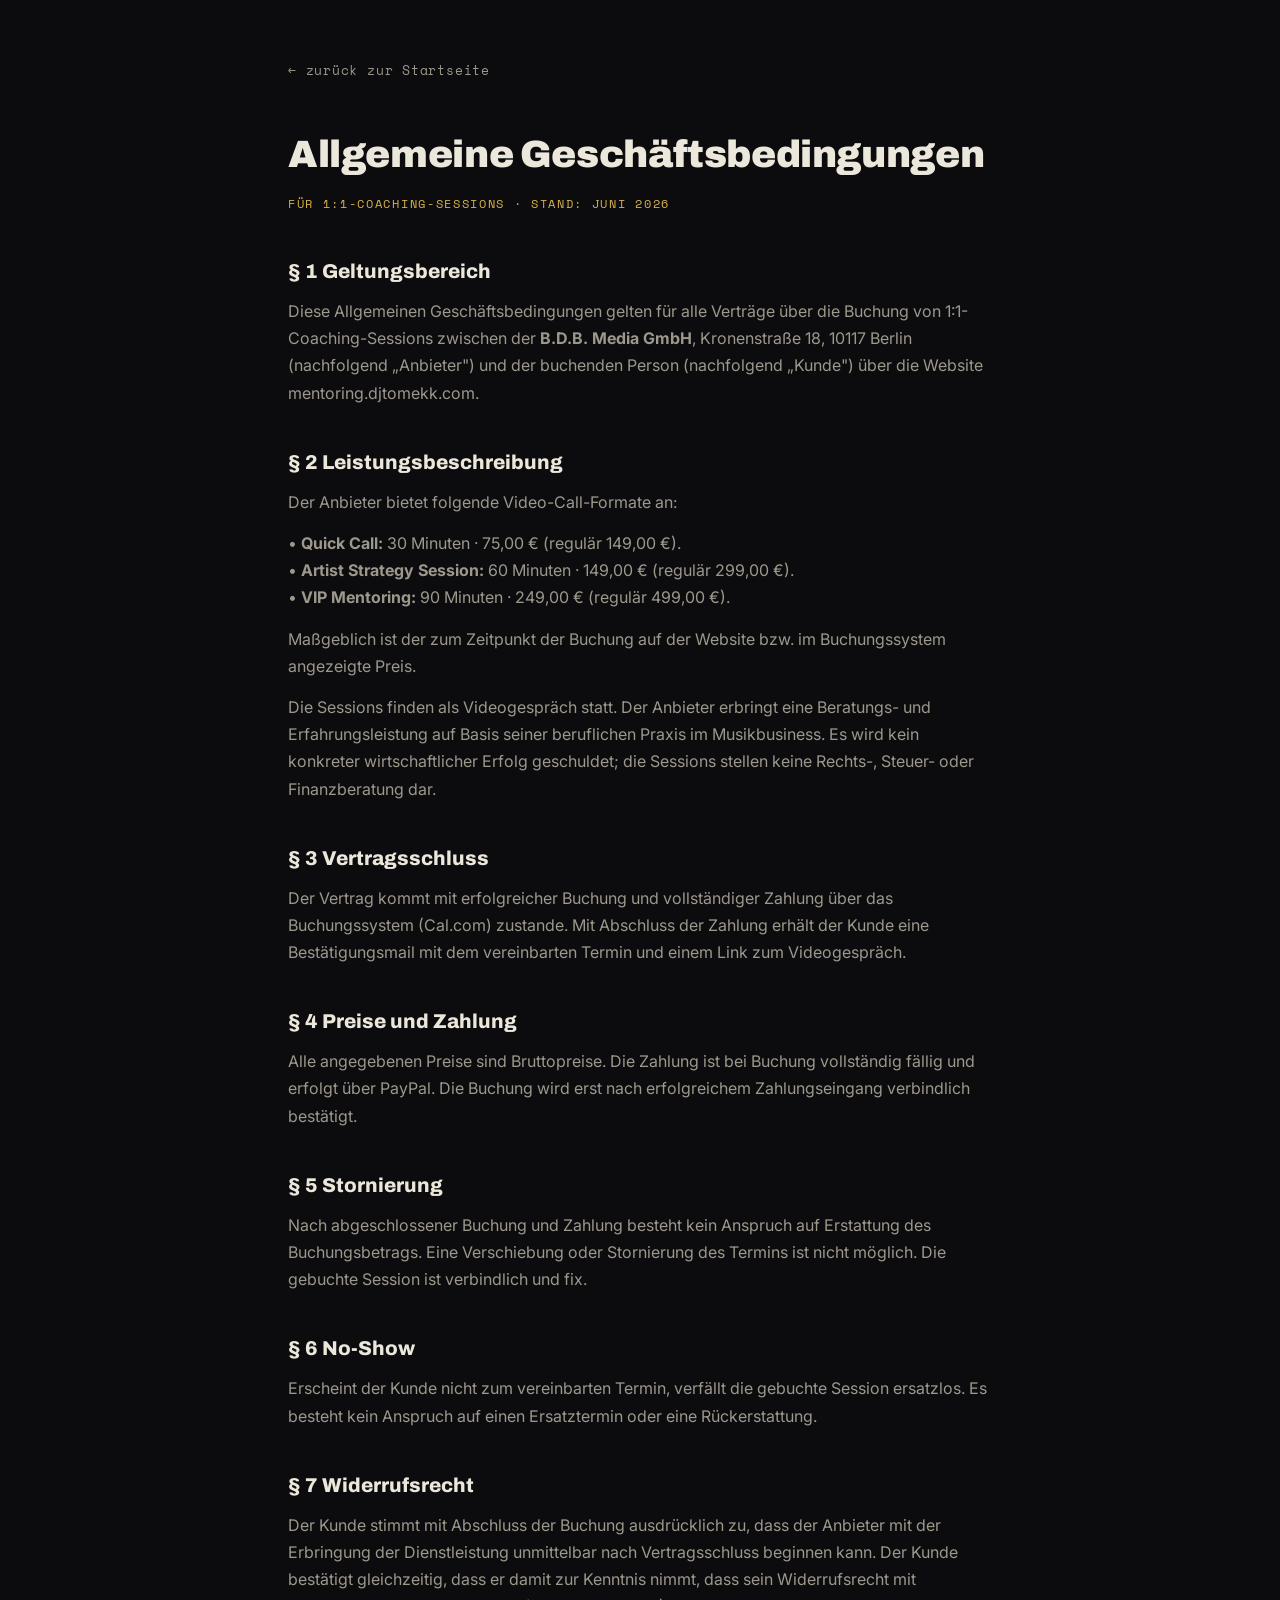
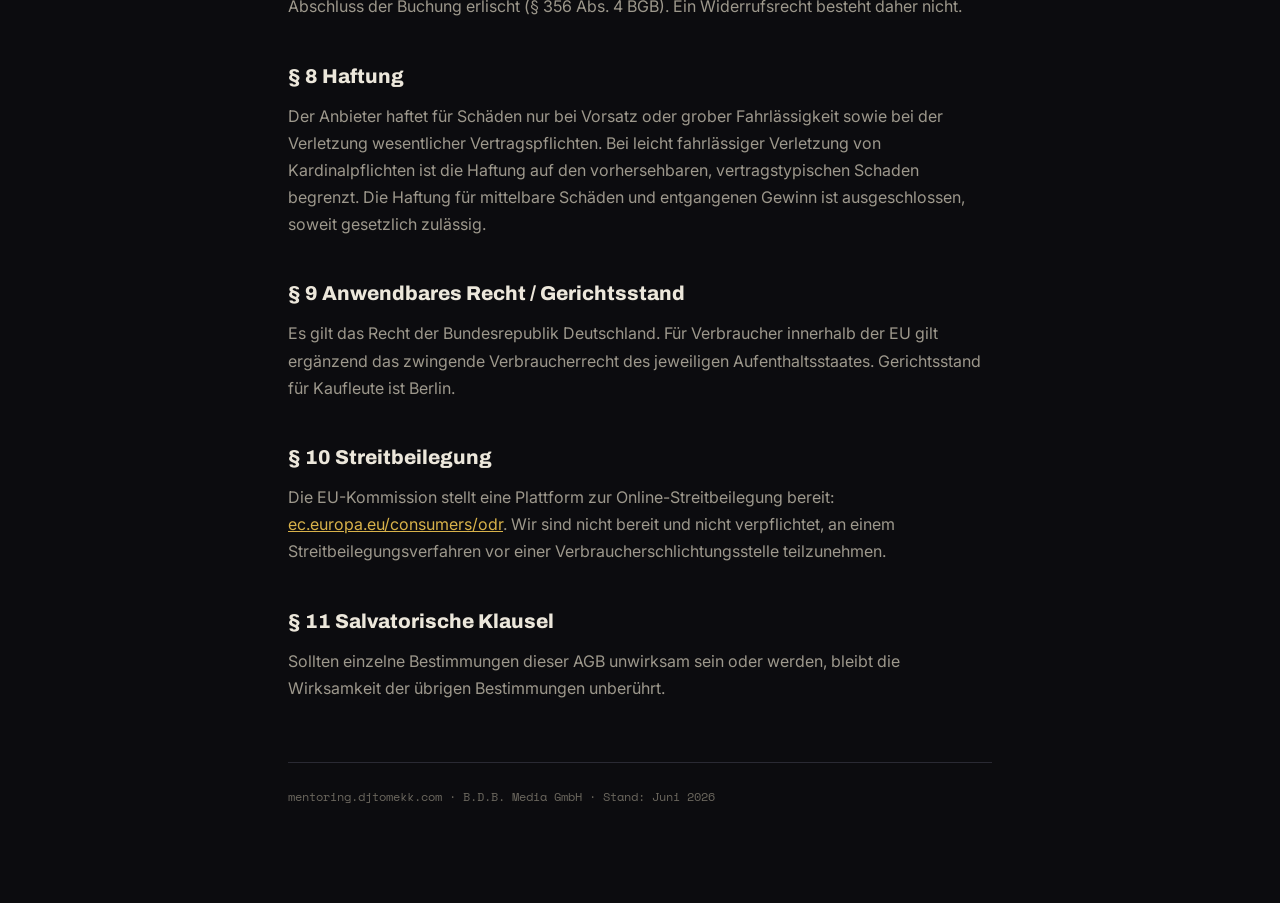
<file: agb.html>
<!DOCTYPE html>
<html lang="de">
<head>
<meta charset="UTF-8">
<meta name="viewport" content="width=device-width, initial-scale=1.0">
<title>AGB — DJ Tomekk</title>
<link rel="preconnect" href="https://fonts.googleapis.com">
<link rel="preconnect" href="https://fonts.gstatic.com" crossorigin>
<link href="https://fonts.googleapis.com/css2?family=Archivo:wght@800;900&family=Inter:wght@400;500&family=Space+Mono:wght@400;700&display=swap" rel="stylesheet">
<link rel="stylesheet" href="legal.css">
</head>
<body>
<div class="legal-wrap">
  <a class="back" href="index.html">← zurück zur Startseite</a>
  <h1>Allgemeine Geschäftsbedingungen</h1>
  <div class="legal-sub">für 1:1-Coaching-Sessions · Stand: Juni 2026</div>

  <h2>§ 1 Geltungsbereich</h2>
  <p>Diese Allgemeinen Geschäftsbedingungen gelten für alle Verträge über die Buchung von 1:1-Coaching-Sessions zwischen der <strong>B.D.B. Media GmbH</strong>, Kronenstraße 18, 10117 Berlin (nachfolgend „Anbieter") und der buchenden Person (nachfolgend „Kunde") über die Website mentoring.djtomekk.com.</p>

  <h2>§ 2 Leistungsbeschreibung</h2>
  <p>Der Anbieter bietet folgende Video-Call-Formate an:</p>
  <p>• <strong>Quick Call:</strong> 30 Minuten · 75,00 € (regulär 149,00 €).<br>
  • <strong>Artist Strategy Session:</strong> 60 Minuten · 149,00 € (regulär 299,00 €).<br>
  • <strong>VIP Mentoring:</strong> 90 Minuten · 249,00 € (regulär 499,00 €).</p>
  <p>Maßgeblich ist der zum Zeitpunkt der Buchung auf der Website bzw. im Buchungssystem angezeigte Preis.</p>
  <p>Die Sessions finden als Videogespräch statt. Der Anbieter erbringt eine Beratungs- und Erfahrungsleistung auf Basis seiner beruflichen Praxis im Musikbusiness. Es wird kein konkreter wirtschaftlicher Erfolg geschuldet; die Sessions stellen keine Rechts-, Steuer- oder Finanzberatung dar.</p>

  <h2>§ 3 Vertragsschluss</h2>
  <p>Der Vertrag kommt mit erfolgreicher Buchung und vollständiger Zahlung über das Buchungssystem (Cal.com) zustande. Mit Abschluss der Zahlung erhält der Kunde eine Bestätigungsmail mit dem vereinbarten Termin und einem Link zum Videogespräch.</p>

  <h2>§ 4 Preise und Zahlung</h2>
  <p>Alle angegebenen Preise sind Bruttopreise. Die Zahlung ist bei Buchung vollständig fällig und erfolgt über PayPal. Die Buchung wird erst nach erfolgreichem Zahlungseingang verbindlich bestätigt.</p>

  <h2>§ 5 Stornierung</h2>
  <p>Nach abgeschlossener Buchung und Zahlung besteht kein Anspruch auf Erstattung des Buchungsbetrags. Eine Verschiebung oder Stornierung des Termins ist nicht möglich. Die gebuchte Session ist verbindlich und fix.</p>

  <h2>§ 6 No-Show</h2>
  <p>Erscheint der Kunde nicht zum vereinbarten Termin, verfällt die gebuchte Session ersatzlos. Es besteht kein Anspruch auf einen Ersatztermin oder eine Rückerstattung.</p>

  <h2>§ 7 Widerrufsrecht</h2>
  <p>Der Kunde stimmt mit Abschluss der Buchung ausdrücklich zu, dass der Anbieter mit der Erbringung der Dienstleistung unmittelbar nach Vertragsschluss beginnen kann. Der Kunde bestätigt gleichzeitig, dass er damit zur Kenntnis nimmt, dass sein Widerrufsrecht mit Abschluss der Buchung erlischt (§ 356 Abs. 4 BGB). Ein Widerrufsrecht besteht daher nicht.</p>

  <h2>§ 8 Haftung</h2>
  <p>Der Anbieter haftet für Schäden nur bei Vorsatz oder grober Fahrlässigkeit sowie bei der Verletzung wesentlicher Vertragspflichten. Bei leicht fahrlässiger Verletzung von Kardinalpflichten ist die Haftung auf den vorhersehbaren, vertragstypischen Schaden begrenzt. Die Haftung für mittelbare Schäden und entgangenen Gewinn ist ausgeschlossen, soweit gesetzlich zulässig.</p>

  <h2>§ 9 Anwendbares Recht / Gerichtsstand</h2>
  <p>Es gilt das Recht der Bundesrepublik Deutschland. Für Verbraucher innerhalb der EU gilt ergänzend das zwingende Verbraucherrecht des jeweiligen Aufenthaltsstaates. Gerichtsstand für Kaufleute ist Berlin.</p>

  <h2>§ 10 Streitbeilegung</h2>
  <p>Die EU-Kommission stellt eine Plattform zur Online-Streitbeilegung bereit: <a href="https://ec.europa.eu/consumers/odr" target="_blank" rel="noopener">ec.europa.eu/consumers/odr</a>. Wir sind nicht bereit und nicht verpflichtet, an einem Streitbeilegungsverfahren vor einer Verbraucherschlichtungsstelle teilzunehmen.</p>

  <h2>§ 11 Salvatorische Klausel</h2>
  <p>Sollten einzelne Bestimmungen dieser AGB unwirksam sein oder werden, bleibt die Wirksamkeit der übrigen Bestimmungen unberührt.</p>

  <footer>mentoring.djtomekk.com · B.D.B. Media GmbH · Stand: Juni 2026</footer>
</div>
</body>
</html>
</file>
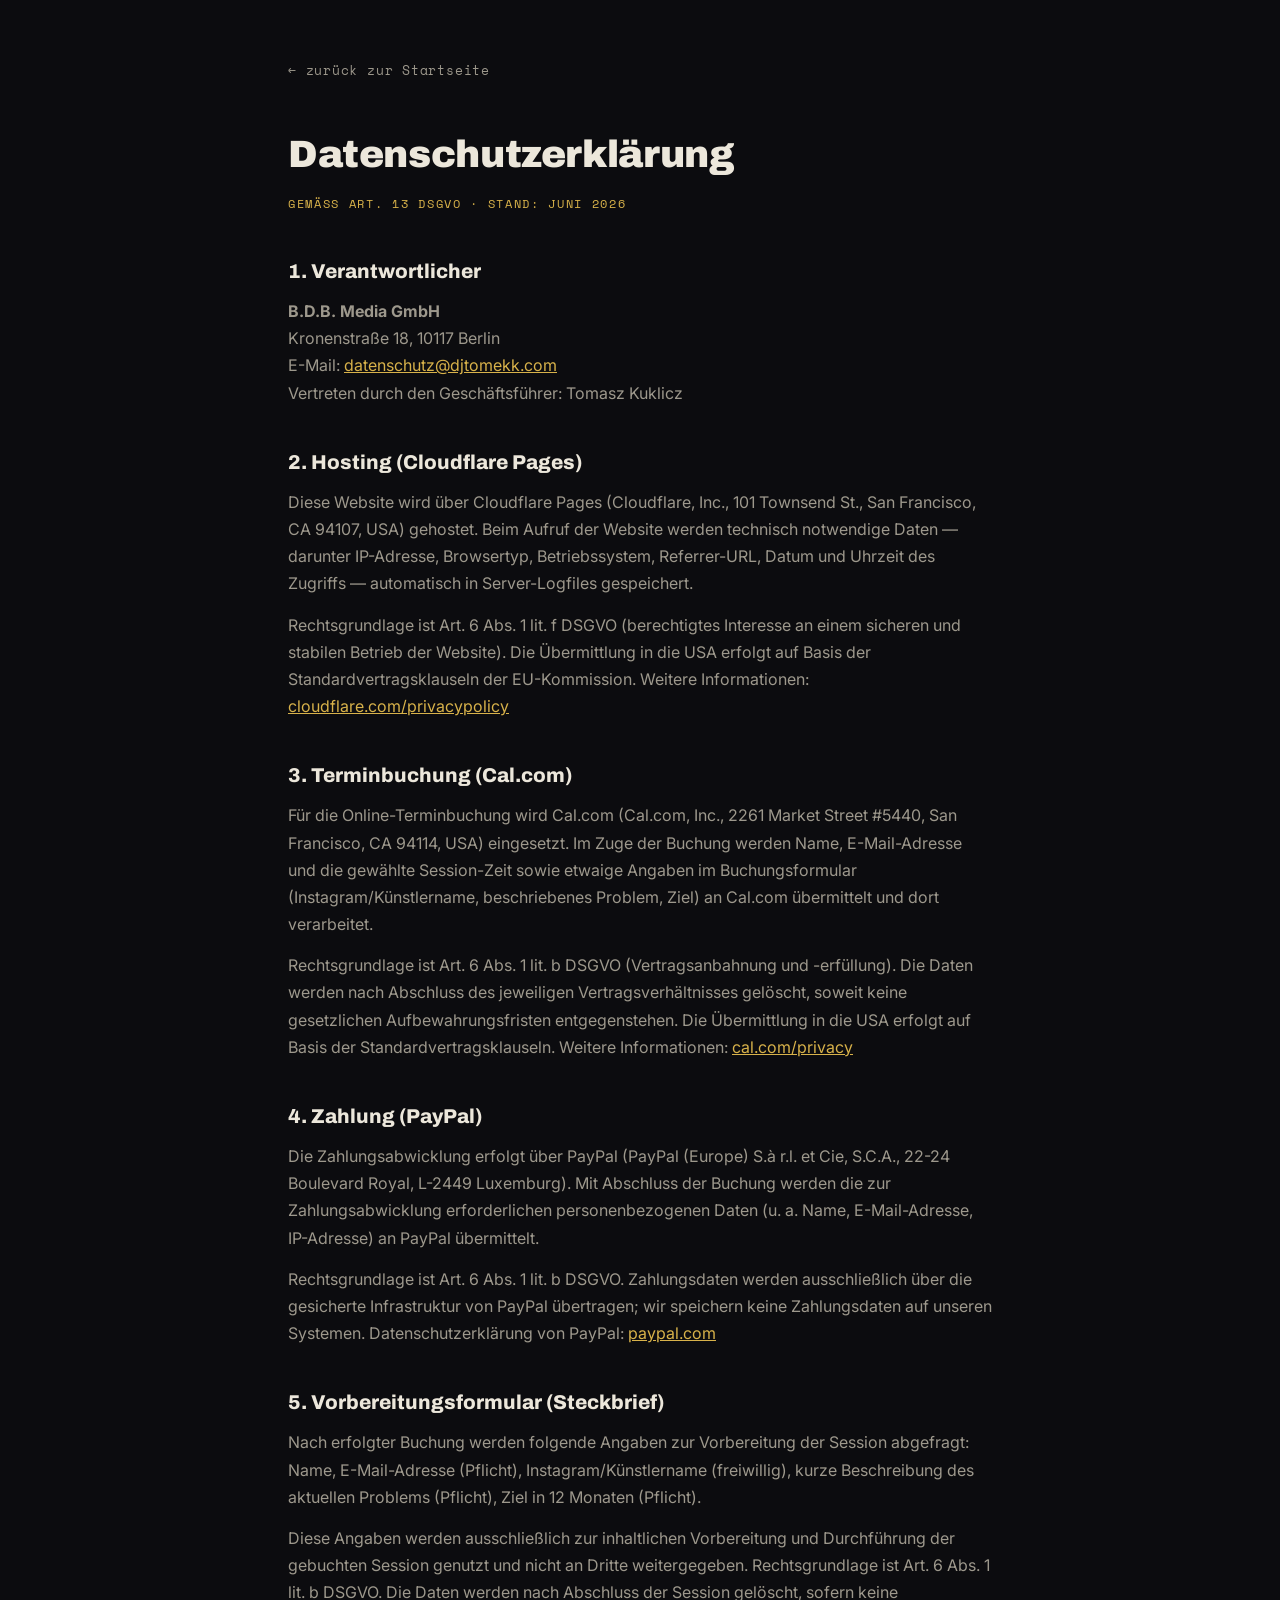
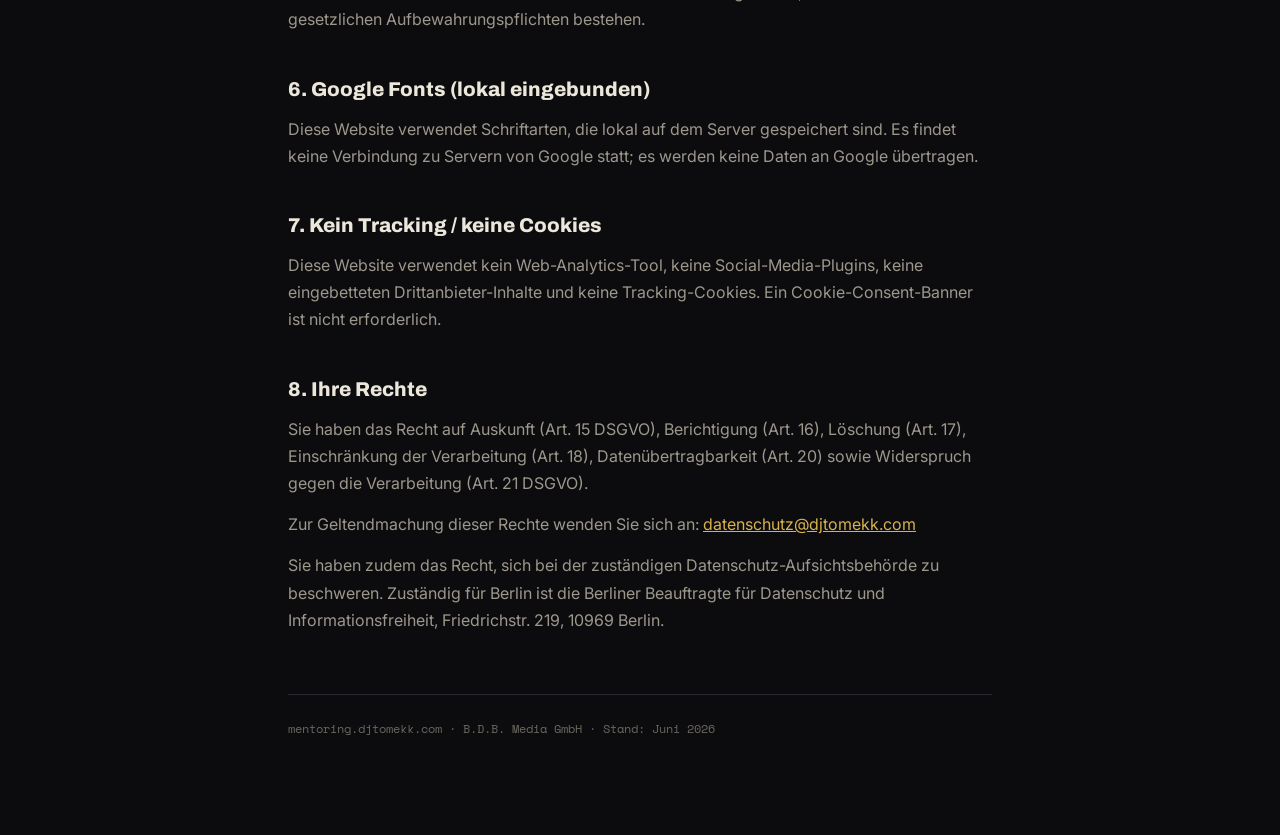
<file: datenschutz.html>
<!DOCTYPE html>
<html lang="de">
<head>
<meta charset="UTF-8">
<meta name="viewport" content="width=device-width, initial-scale=1.0">
<title>Datenschutzerklärung — DJ Tomekk</title>
<link rel="preconnect" href="https://fonts.googleapis.com">
<link rel="preconnect" href="https://fonts.gstatic.com" crossorigin>
<link href="https://fonts.googleapis.com/css2?family=Archivo:wght@800;900&family=Inter:wght@400;500&family=Space+Mono:wght@400;700&display=swap" rel="stylesheet">
<link rel="stylesheet" href="legal.css">
</head>
<body>
<div class="legal-wrap">
  <a class="back" href="index.html">← zurück zur Startseite</a>
  <h1>Datenschutzerklärung</h1>
  <div class="legal-sub">gemäß Art. 13 DSGVO · Stand: Juni 2026</div>

  <h2>1. Verantwortlicher</h2>
  <p><strong>B.D.B. Media GmbH</strong><br>
  Kronenstraße 18, 10117 Berlin<br>
  E-Mail: <a href="mailto:datenschutz@djtomekk.com">datenschutz@djtomekk.com</a><br>
  Vertreten durch den Geschäftsführer: Tomasz Kuklicz</p>

  <h2>2. Hosting (Cloudflare Pages)</h2>
  <p>Diese Website wird über Cloudflare Pages (Cloudflare, Inc., 101 Townsend St., San Francisco, CA 94107, USA) gehostet. Beim Aufruf der Website werden technisch notwendige Daten — darunter IP-Adresse, Browsertyp, Betriebssystem, Referrer-URL, Datum und Uhrzeit des Zugriffs — automatisch in Server-Logfiles gespeichert.</p>
  <p>Rechtsgrundlage ist Art. 6 Abs. 1 lit. f DSGVO (berechtigtes Interesse an einem sicheren und stabilen Betrieb der Website). Die Übermittlung in die USA erfolgt auf Basis der Standardvertragsklauseln der EU-Kommission. Weitere Informationen: <a href="https://www.cloudflare.com/privacypolicy/" target="_blank" rel="noopener">cloudflare.com/privacypolicy</a></p>

  <h2>3. Terminbuchung (Cal.com)</h2>
  <p>Für die Online-Terminbuchung wird Cal.com (Cal.com, Inc., 2261 Market Street #5440, San Francisco, CA 94114, USA) eingesetzt. Im Zuge der Buchung werden Name, E-Mail-Adresse und die gewählte Session-Zeit sowie etwaige Angaben im Buchungsformular (Instagram/Künstlername, beschriebenes Problem, Ziel) an Cal.com übermittelt und dort verarbeitet.</p>
  <p>Rechtsgrundlage ist Art. 6 Abs. 1 lit. b DSGVO (Vertragsanbahnung und -erfüllung). Die Daten werden nach Abschluss des jeweiligen Vertragsverhältnisses gelöscht, soweit keine gesetzlichen Aufbewahrungsfristen entgegenstehen. Die Übermittlung in die USA erfolgt auf Basis der Standardvertragsklauseln. Weitere Informationen: <a href="https://cal.com/privacy" target="_blank" rel="noopener">cal.com/privacy</a></p>

  <h2>4. Zahlung (PayPal)</h2>
  <p>Die Zahlungsabwicklung erfolgt über PayPal (PayPal (Europe) S.à r.l. et Cie, S.C.A., 22-24 Boulevard Royal, L-2449 Luxemburg). Mit Abschluss der Buchung werden die zur Zahlungsabwicklung erforderlichen personenbezogenen Daten (u. a. Name, E-Mail-Adresse, IP-Adresse) an PayPal übermittelt.</p>
  <p>Rechtsgrundlage ist Art. 6 Abs. 1 lit. b DSGVO. Zahlungsdaten werden ausschließlich über die gesicherte Infrastruktur von PayPal übertragen; wir speichern keine Zahlungsdaten auf unseren Systemen. Datenschutzerklärung von PayPal: <a href="https://www.paypal.com/de/webapps/mpp/ua/privacy-full" target="_blank" rel="noopener">paypal.com</a></p>

  <h2>5. Vorbereitungsformular (Steckbrief)</h2>
  <p>Nach erfolgter Buchung werden folgende Angaben zur Vorbereitung der Session abgefragt: Name, E-Mail-Adresse (Pflicht), Instagram/Künstlername (freiwillig), kurze Beschreibung des aktuellen Problems (Pflicht), Ziel in 12 Monaten (Pflicht).</p>
  <p>Diese Angaben werden ausschließlich zur inhaltlichen Vorbereitung und Durchführung der gebuchten Session genutzt und nicht an Dritte weitergegeben. Rechtsgrundlage ist Art. 6 Abs. 1 lit. b DSGVO. Die Daten werden nach Abschluss der Session gelöscht, sofern keine gesetzlichen Aufbewahrungspflichten bestehen.</p>

  <h2>6. Google Fonts (lokal eingebunden)</h2>
  <p>Diese Website verwendet Schriftarten, die lokal auf dem Server gespeichert sind. Es findet keine Verbindung zu Servern von Google statt; es werden keine Daten an Google übertragen.</p>

  <h2>7. Kein Tracking / keine Cookies</h2>
  <p>Diese Website verwendet kein Web-Analytics-Tool, keine Social-Media-Plugins, keine eingebetteten Drittanbieter-Inhalte und keine Tracking-Cookies. Ein Cookie-Consent-Banner ist nicht erforderlich.</p>

  <h2>8. Ihre Rechte</h2>
  <p>Sie haben das Recht auf Auskunft (Art. 15 DSGVO), Berichtigung (Art. 16), Löschung (Art. 17), Einschränkung der Verarbeitung (Art. 18), Datenübertragbarkeit (Art. 20) sowie Widerspruch gegen die Verarbeitung (Art. 21 DSGVO).</p>
  <p>Zur Geltendmachung dieser Rechte wenden Sie sich an: <a href="mailto:datenschutz@djtomekk.com">datenschutz@djtomekk.com</a></p>
  <p>Sie haben zudem das Recht, sich bei der zuständigen Datenschutz-Aufsichtsbehörde zu beschweren. Zuständig für Berlin ist die Berliner Beauftragte für Datenschutz und Informationsfreiheit, Friedrichstr. 219, 10969 Berlin.</p>

  <footer>mentoring.djtomekk.com · B.D.B. Media GmbH · Stand: Juni 2026</footer>
</div>
</body>
</html>
</file>
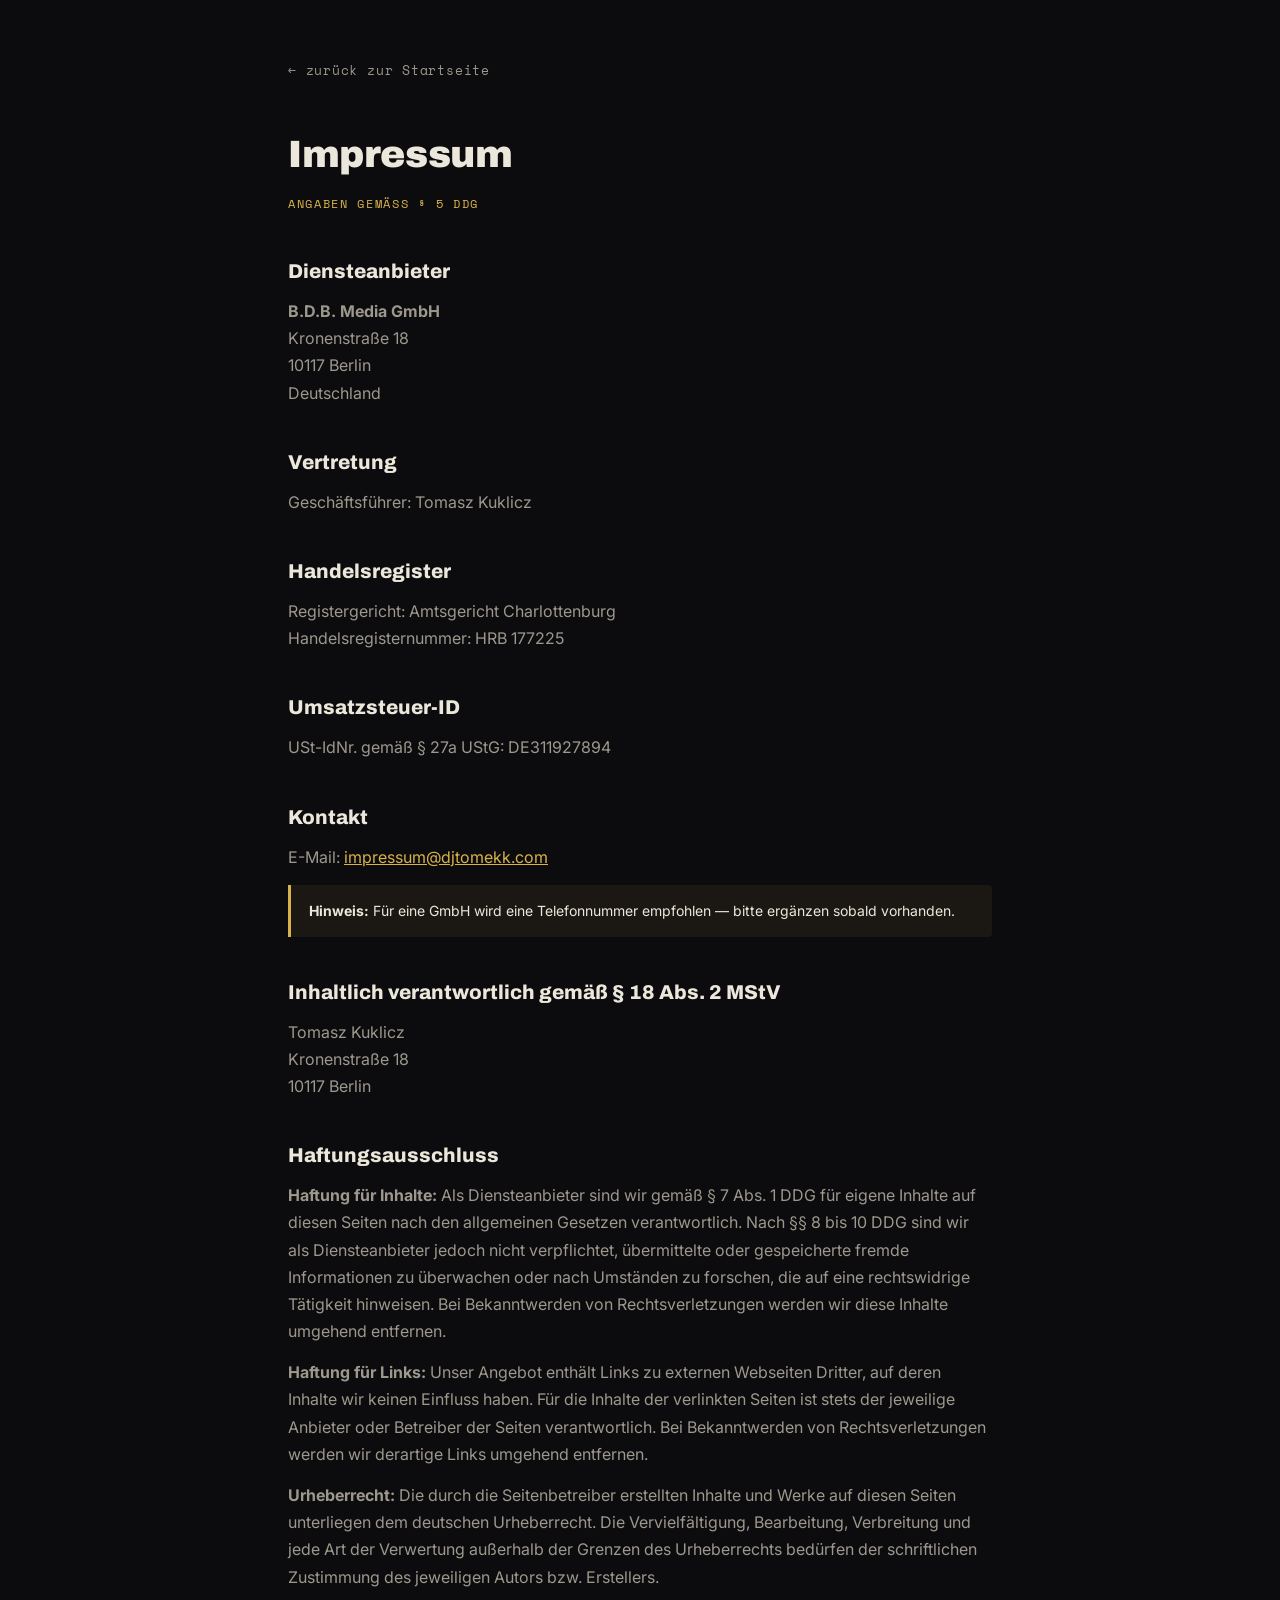
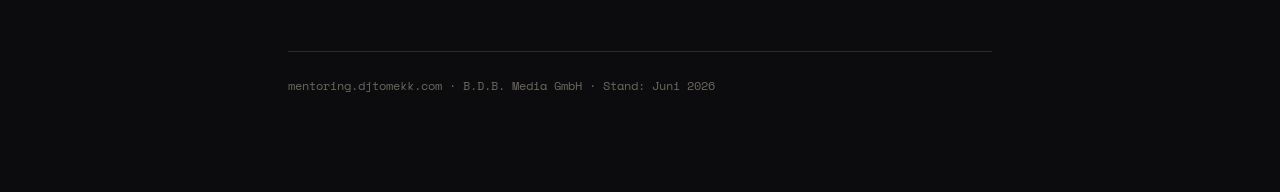
<file: impressum.html>
<!DOCTYPE html>
<html lang="de">
<head>
<meta charset="UTF-8">
<meta name="viewport" content="width=device-width, initial-scale=1.0">
<title>Impressum — DJ Tomekk</title>
<link rel="preconnect" href="https://fonts.googleapis.com">
<link rel="preconnect" href="https://fonts.gstatic.com" crossorigin>
<link href="https://fonts.googleapis.com/css2?family=Archivo:wght@800;900&family=Inter:wght@400;500&family=Space+Mono:wght@400;700&display=swap" rel="stylesheet">
<link rel="stylesheet" href="legal.css">
</head>
<body>
<div class="legal-wrap">
  <a class="back" href="index.html">← zurück zur Startseite</a>
  <h1>Impressum</h1>
  <div class="legal-sub">Angaben gemäß § 5 DDG</div>

  <h2>Diensteanbieter</h2>
  <p><strong>B.D.B. Media GmbH</strong><br>
  Kronenstraße 18<br>
  10117 Berlin<br>
  Deutschland</p>

  <h2>Vertretung</h2>
  <p>Geschäftsführer: Tomasz Kuklicz</p>

  <h2>Handelsregister</h2>
  <p>Registergericht: Amtsgericht Charlottenburg<br>
  Handelsregisternummer: HRB 177225</p>

  <h2>Umsatzsteuer-ID</h2>
  <p>USt-IdNr. gemäß § 27a UStG: DE311927894</p>

  <h2>Kontakt</h2>
  <p>E-Mail: <a href="mailto:impressum@djtomekk.com">impressum@djtomekk.com</a></p>
  <div class="todo"><strong>Hinweis:</strong> Für eine GmbH wird eine Telefonnummer empfohlen — bitte ergänzen sobald vorhanden.</div>

  <h2>Inhaltlich verantwortlich gemäß § 18 Abs. 2 MStV</h2>
  <p>Tomasz Kuklicz<br>
  Kronenstraße 18<br>
  10117 Berlin</p>

  <h2>Haftungsausschluss</h2>
  <p><strong>Haftung für Inhalte:</strong> Als Diensteanbieter sind wir gemäß § 7 Abs. 1 DDG für eigene Inhalte auf diesen Seiten nach den allgemeinen Gesetzen verantwortlich. Nach §§ 8 bis 10 DDG sind wir als Diensteanbieter jedoch nicht verpflichtet, übermittelte oder gespeicherte fremde Informationen zu überwachen oder nach Umständen zu forschen, die auf eine rechtswidrige Tätigkeit hinweisen. Bei Bekanntwerden von Rechtsverletzungen werden wir diese Inhalte umgehend entfernen.</p>
  <p><strong>Haftung für Links:</strong> Unser Angebot enthält Links zu externen Webseiten Dritter, auf deren Inhalte wir keinen Einfluss haben. Für die Inhalte der verlinkten Seiten ist stets der jeweilige Anbieter oder Betreiber der Seiten verantwortlich. Bei Bekanntwerden von Rechtsverletzungen werden wir derartige Links umgehend entfernen.</p>
  <p><strong>Urheberrecht:</strong> Die durch die Seitenbetreiber erstellten Inhalte und Werke auf diesen Seiten unterliegen dem deutschen Urheberrecht. Die Vervielfältigung, Bearbeitung, Verbreitung und jede Art der Verwertung außerhalb der Grenzen des Urheberrechts bedürfen der schriftlichen Zustimmung des jeweiligen Autors bzw. Erstellers.</p>

  <footer>mentoring.djtomekk.com · B.D.B. Media GmbH · Stand: Juni 2026</footer>
</div>
</body>
</html>
</file>
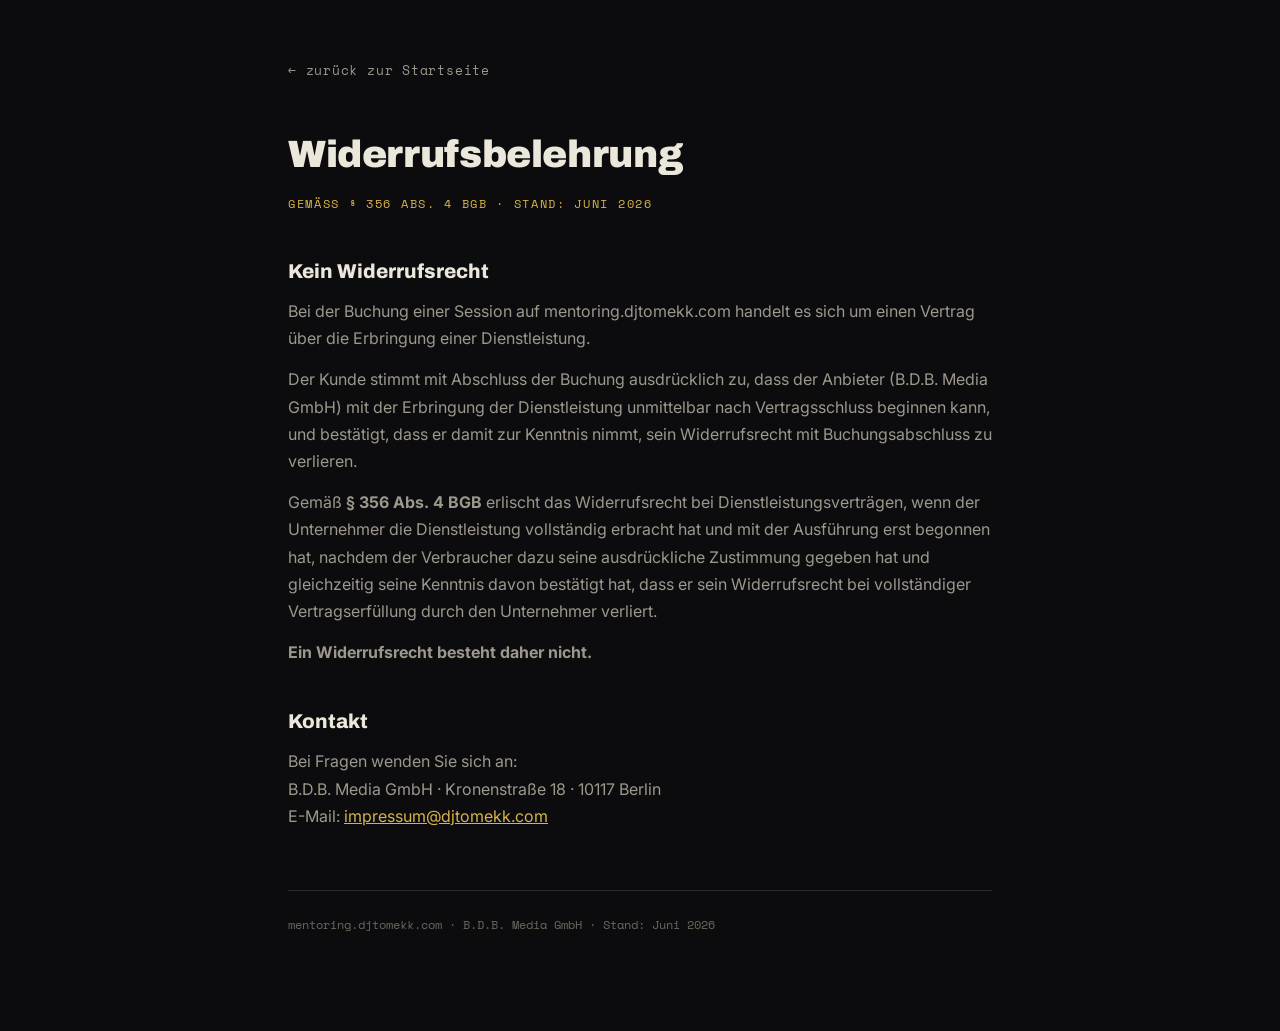
<file: widerruf.html>
<!DOCTYPE html>
<html lang="de">
<head>
<meta charset="UTF-8">
<meta name="viewport" content="width=device-width, initial-scale=1.0">
<title>Widerrufsbelehrung — DJ Tomekk</title>
<link rel="preconnect" href="https://fonts.googleapis.com">
<link rel="preconnect" href="https://fonts.gstatic.com" crossorigin>
<link href="https://fonts.googleapis.com/css2?family=Archivo:wght@800;900&family=Inter:wght@400;500&family=Space+Mono:wght@400;700&display=swap" rel="stylesheet">
<link rel="stylesheet" href="legal.css">
</head>
<body>
<div class="legal-wrap">
  <a class="back" href="index.html">← zurück zur Startseite</a>
  <h1>Widerrufsbelehrung</h1>
  <div class="legal-sub">gemäß § 356 Abs. 4 BGB · Stand: Juni 2026</div>

  <h2>Kein Widerrufsrecht</h2>
  <p>Bei der Buchung einer Session auf mentoring.djtomekk.com handelt es sich um einen Vertrag über die Erbringung einer Dienstleistung.</p>
  <p>Der Kunde stimmt mit Abschluss der Buchung ausdrücklich zu, dass der Anbieter (B.D.B. Media GmbH) mit der Erbringung der Dienstleistung unmittelbar nach Vertragsschluss beginnen kann, und bestätigt, dass er damit zur Kenntnis nimmt, sein Widerrufsrecht mit Buchungsabschluss zu verlieren.</p>
  <p>Gemäß <strong>§ 356 Abs. 4 BGB</strong> erlischt das Widerrufsrecht bei Dienstleistungsverträgen, wenn der Unternehmer die Dienstleistung vollständig erbracht hat und mit der Ausführung erst begonnen hat, nachdem der Verbraucher dazu seine ausdrückliche Zustimmung gegeben hat und gleichzeitig seine Kenntnis davon bestätigt hat, dass er sein Widerrufsrecht bei vollständiger Vertragserfüllung durch den Unternehmer verliert.</p>
  <p><strong>Ein Widerrufsrecht besteht daher nicht.</strong></p>

  <h2>Kontakt</h2>
  <p>Bei Fragen wenden Sie sich an:<br>
  B.D.B. Media GmbH · Kronenstraße 18 · 10117 Berlin<br>
  E-Mail: <a href="mailto:impressum@djtomekk.com">impressum@djtomekk.com</a></p>

  <footer>mentoring.djtomekk.com · B.D.B. Media GmbH · Stand: Juni 2026</footer>
</div>
</body>
</html>
</file>
<file: legal.css>
:root{
  --ink:#0C0C0F;--ink-2:#131318;--line:#2A2A33;
  --paper:#ECE7DB;--paper-dim:#9D988C;--paper-faint:#6B675E;--gold:#D8B24A;
}
*{box-sizing:border-box}
body{
  margin:0;background:var(--ink);color:var(--paper);
  font-family:"Inter",system-ui,sans-serif;line-height:1.7;font-size:16px;
  -webkit-font-smoothing:antialiased;
}
.legal-wrap{max-width:760px;margin:0 auto;padding:56px 28px 96px}
a{color:var(--gold)}
.back{
  font-family:"Space Mono",monospace;font-size:13px;letter-spacing:0.06em;
  color:var(--paper-dim);text-decoration:none;display:inline-block;margin-bottom:42px;
}
.back:hover{color:var(--gold)}
h1{font-family:"Archivo",sans-serif;font-weight:900;font-size:clamp(28px,5vw,38px);margin:0 0 6px;letter-spacing:-0.01em}
.legal-sub{font-family:"Space Mono",monospace;font-size:12px;letter-spacing:0.14em;text-transform:uppercase;color:var(--gold);margin-bottom:40px}
h2{font-family:"Archivo",sans-serif;font-weight:800;font-size:20px;margin:38px 0 10px}
p{color:var(--paper-dim);margin:0 0 14px}
ul{color:var(--paper-dim);margin:0 0 14px;padding-left:20px}
li{margin-bottom:6px}
.todo{
  background:rgba(216,178,74,0.07);border-left:3px solid var(--gold);
  padding:14px 18px;border-radius:0 4px 4px 0;font-size:14px;color:var(--paper);margin:0 0 18px;
}
.todo b{color:var(--gold)}
.ph{color:var(--paper-faint);font-style:italic}
code{font-family:"Space Mono",monospace;color:var(--paper);background:var(--ink-2);padding:2px 6px;border-radius:3px;font-size:14px}
footer{border-top:1px solid var(--line);margin-top:60px;padding-top:24px;font-family:"Space Mono",monospace;font-size:12px;color:var(--paper-faint)}
footer a{color:var(--paper-dim)}
</file>
